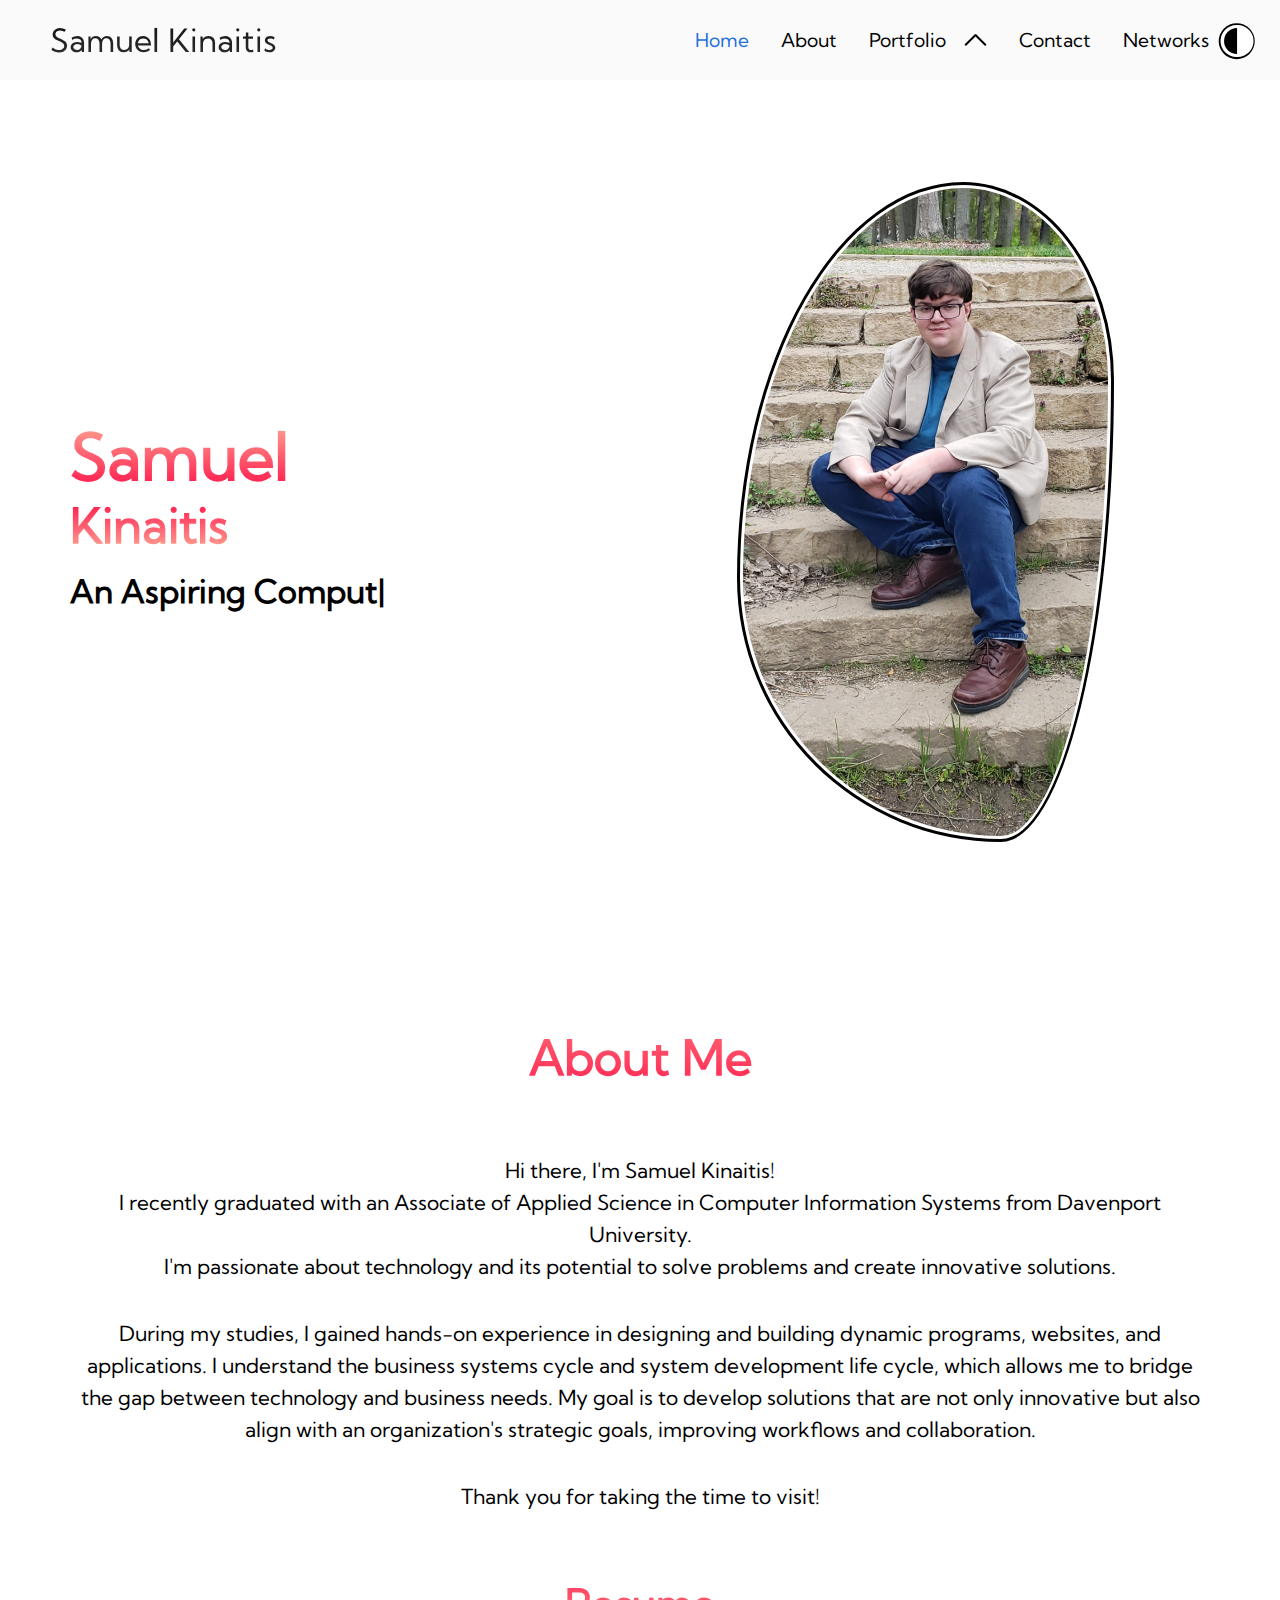
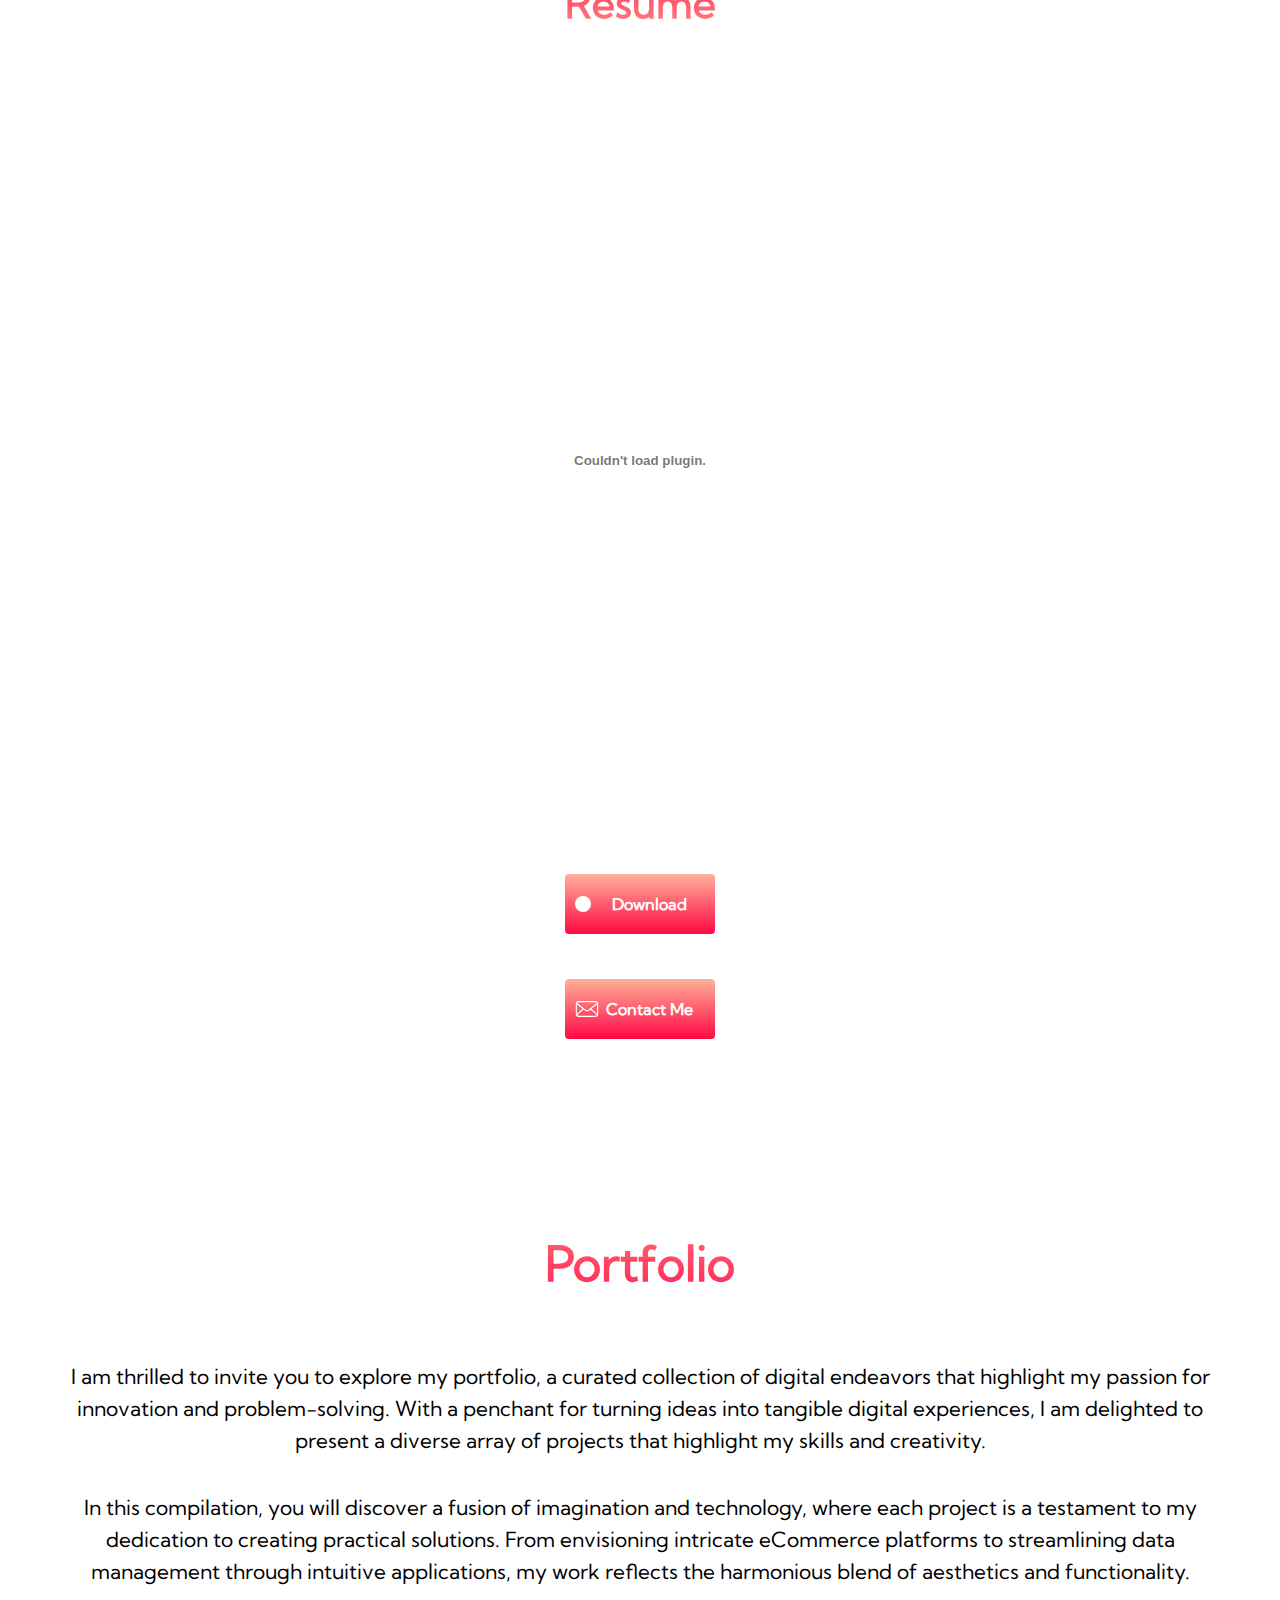
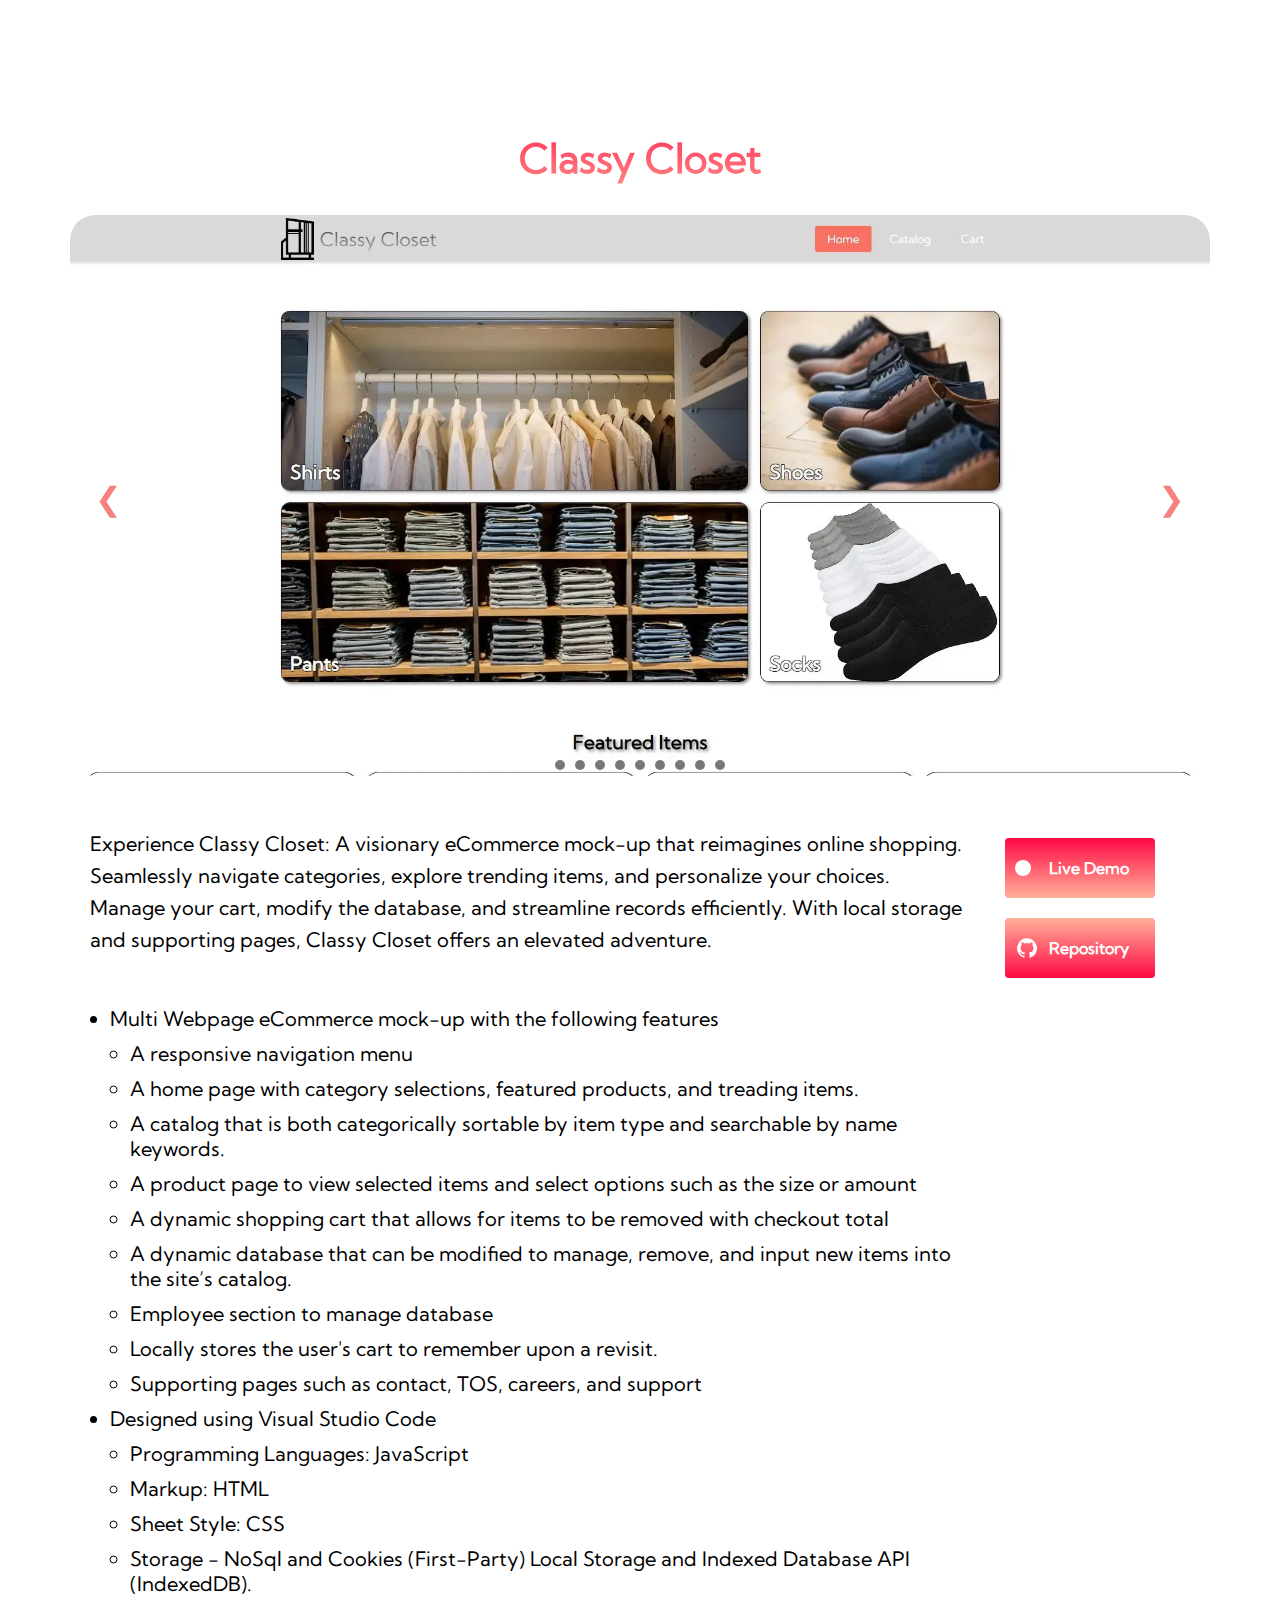
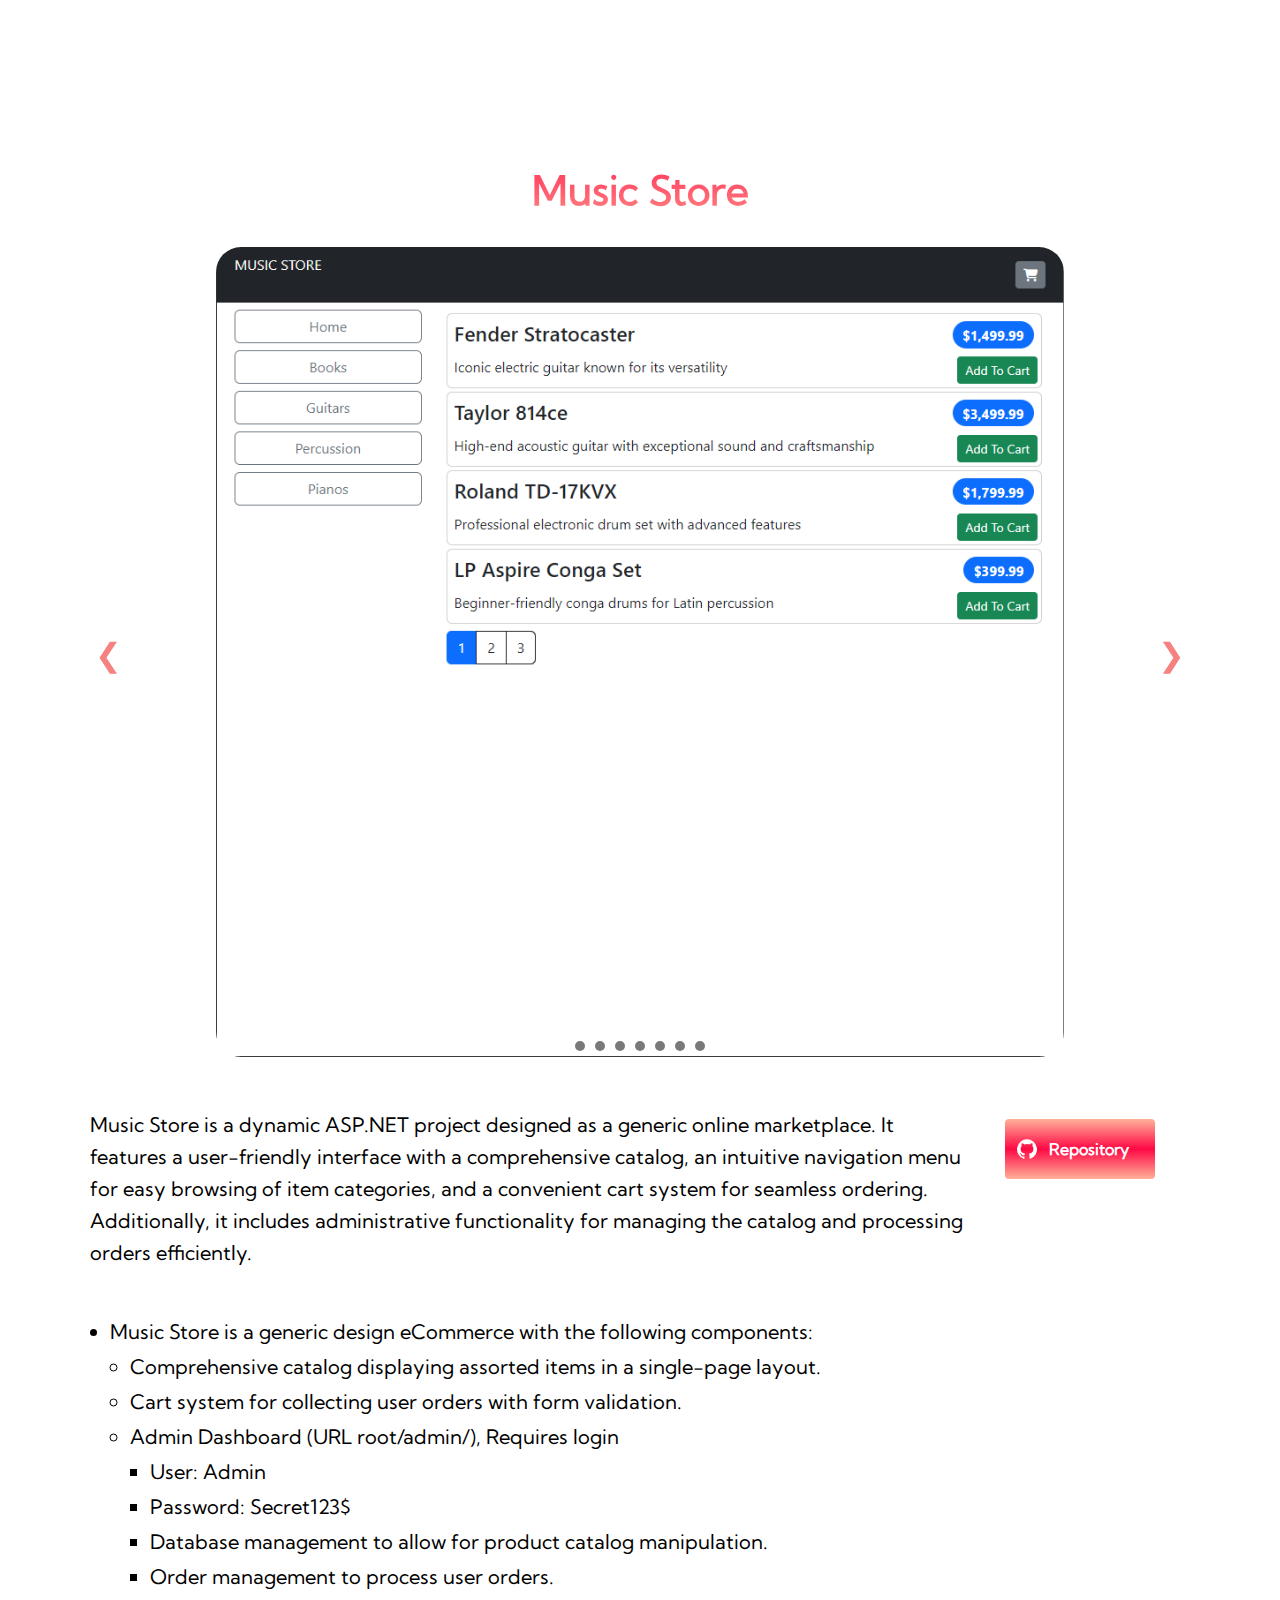
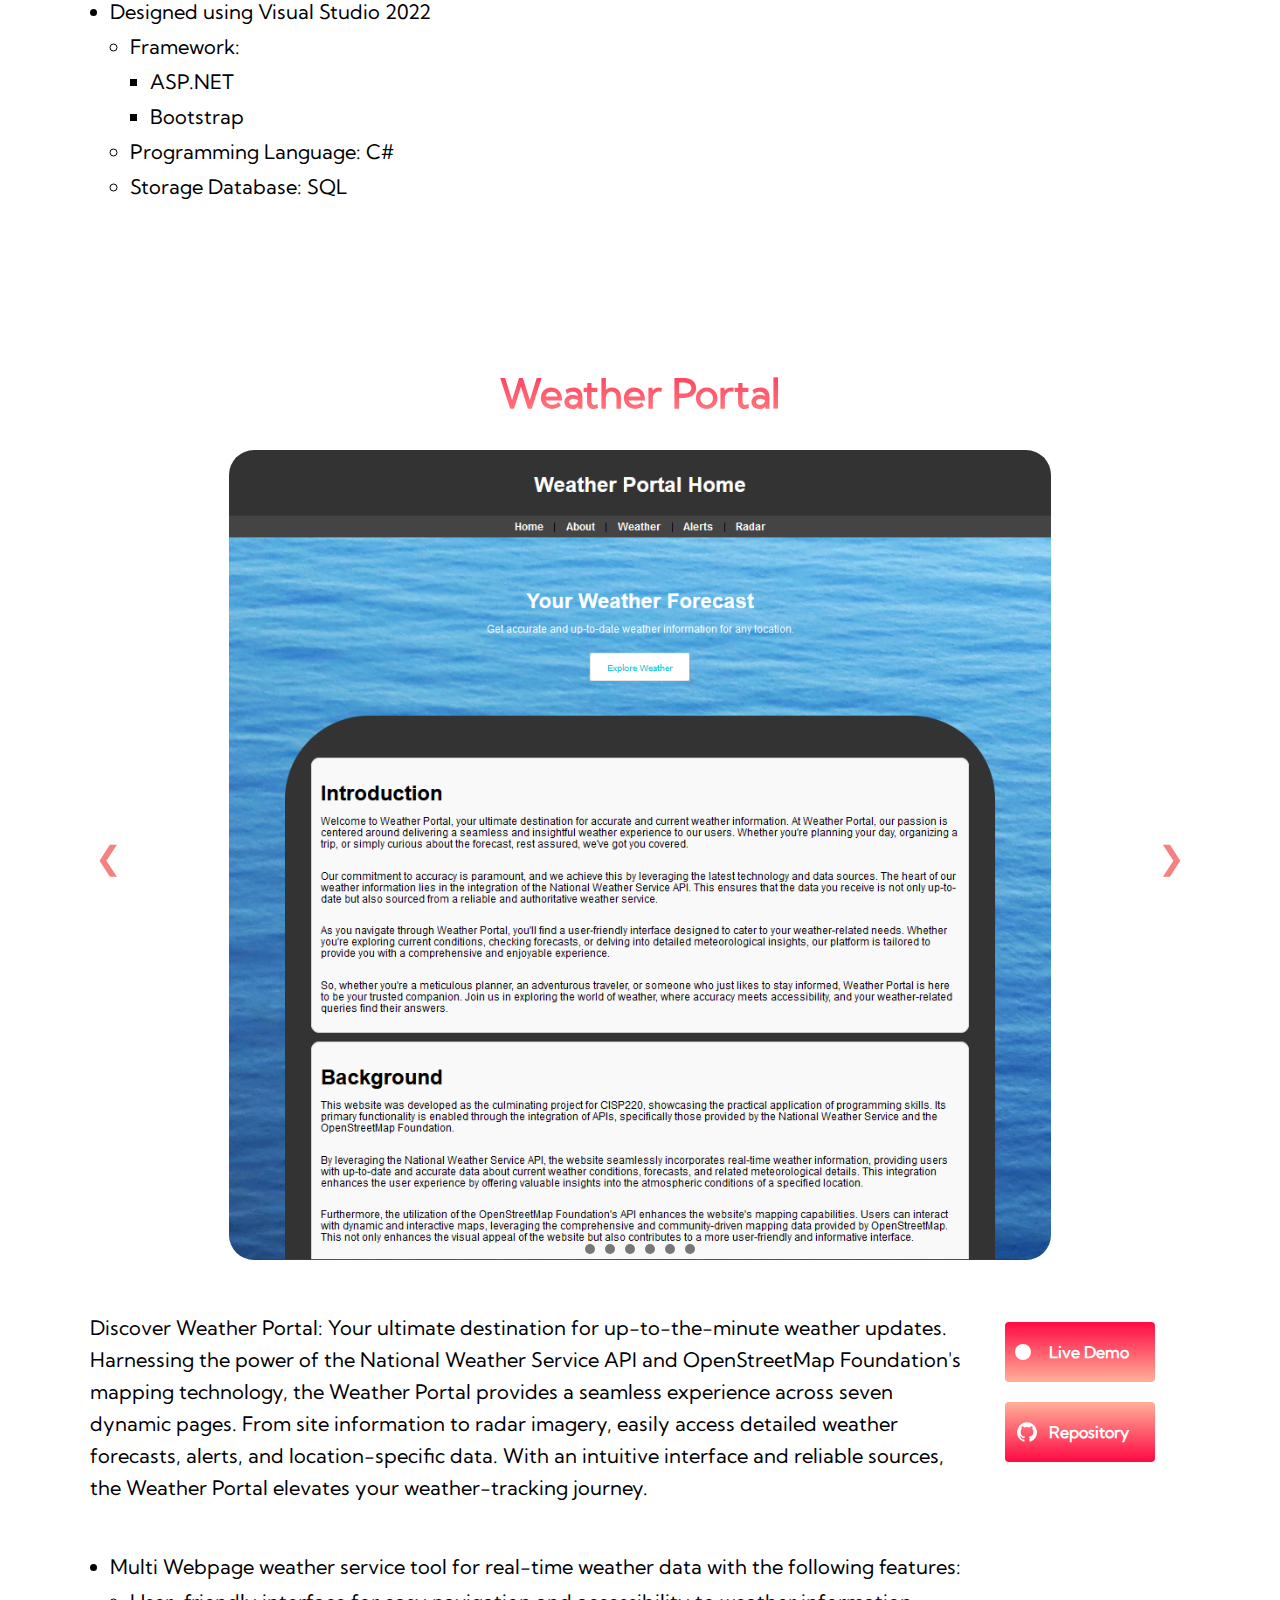
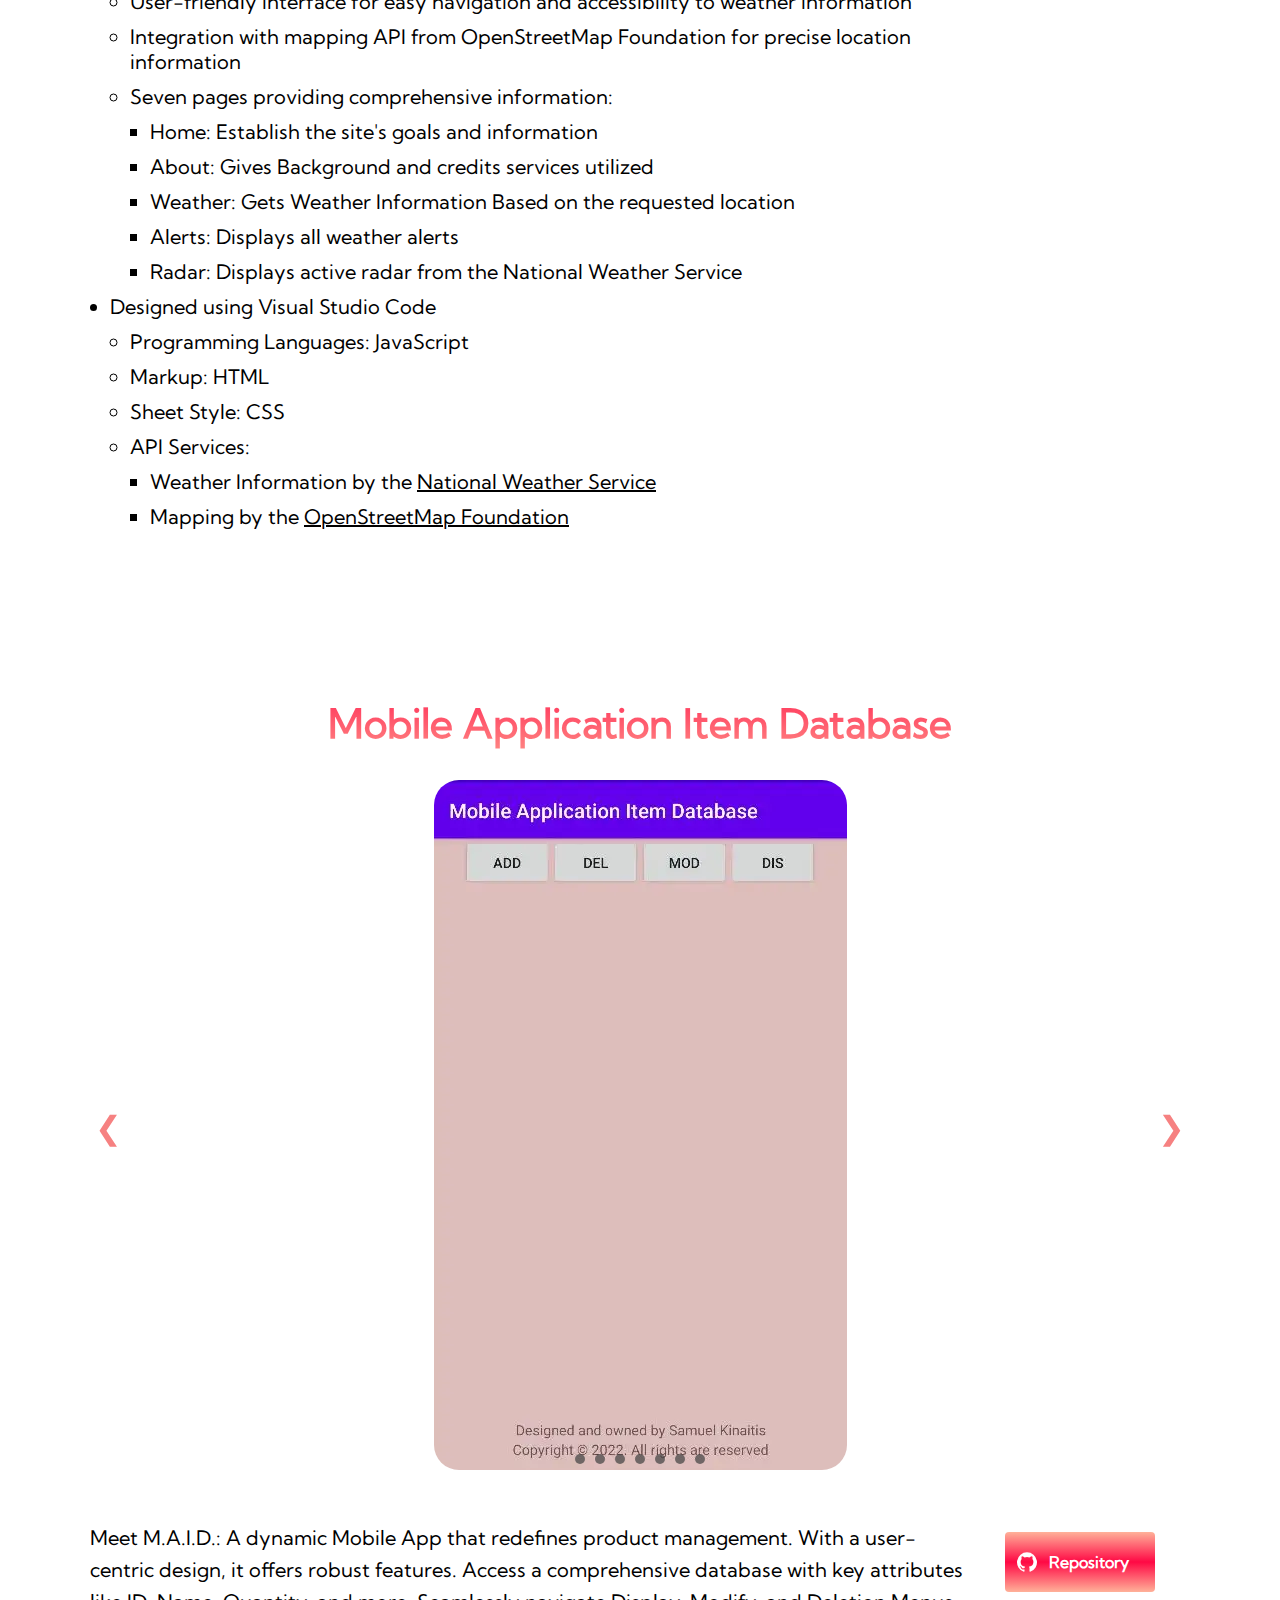
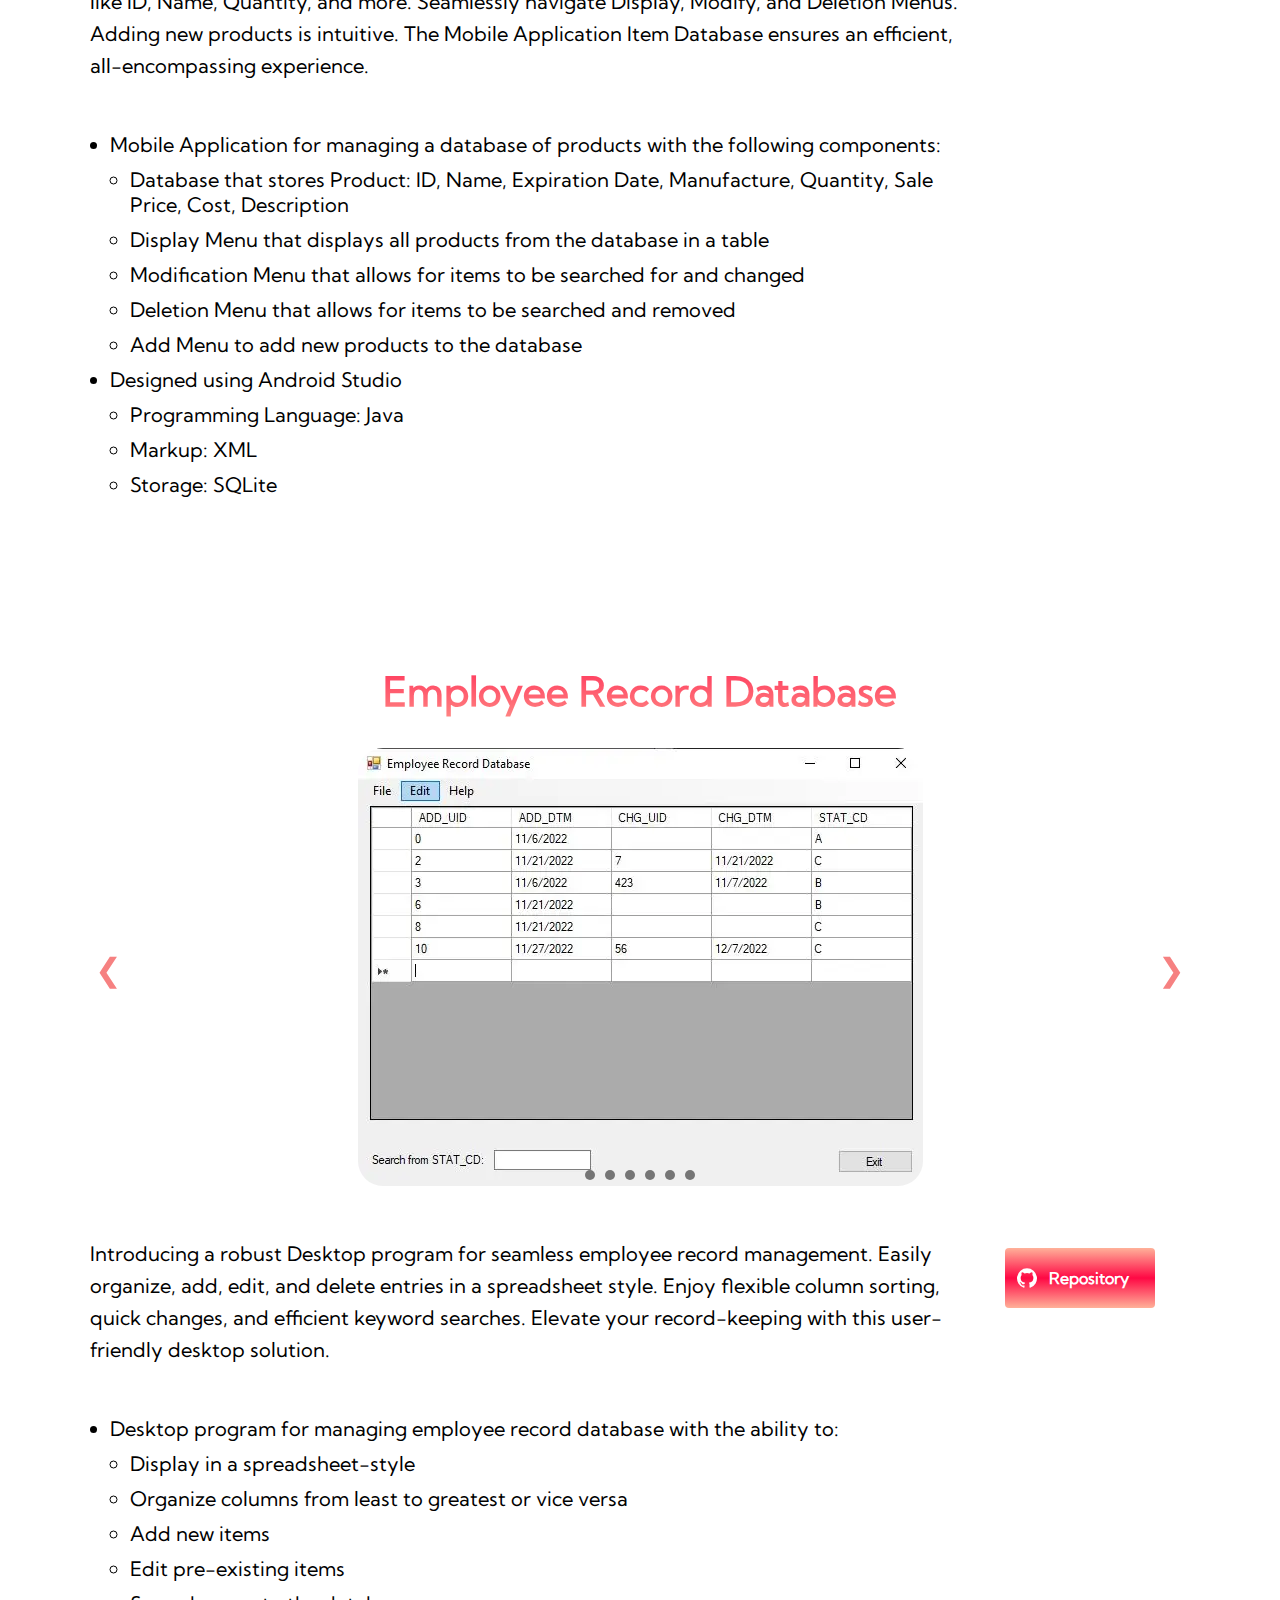
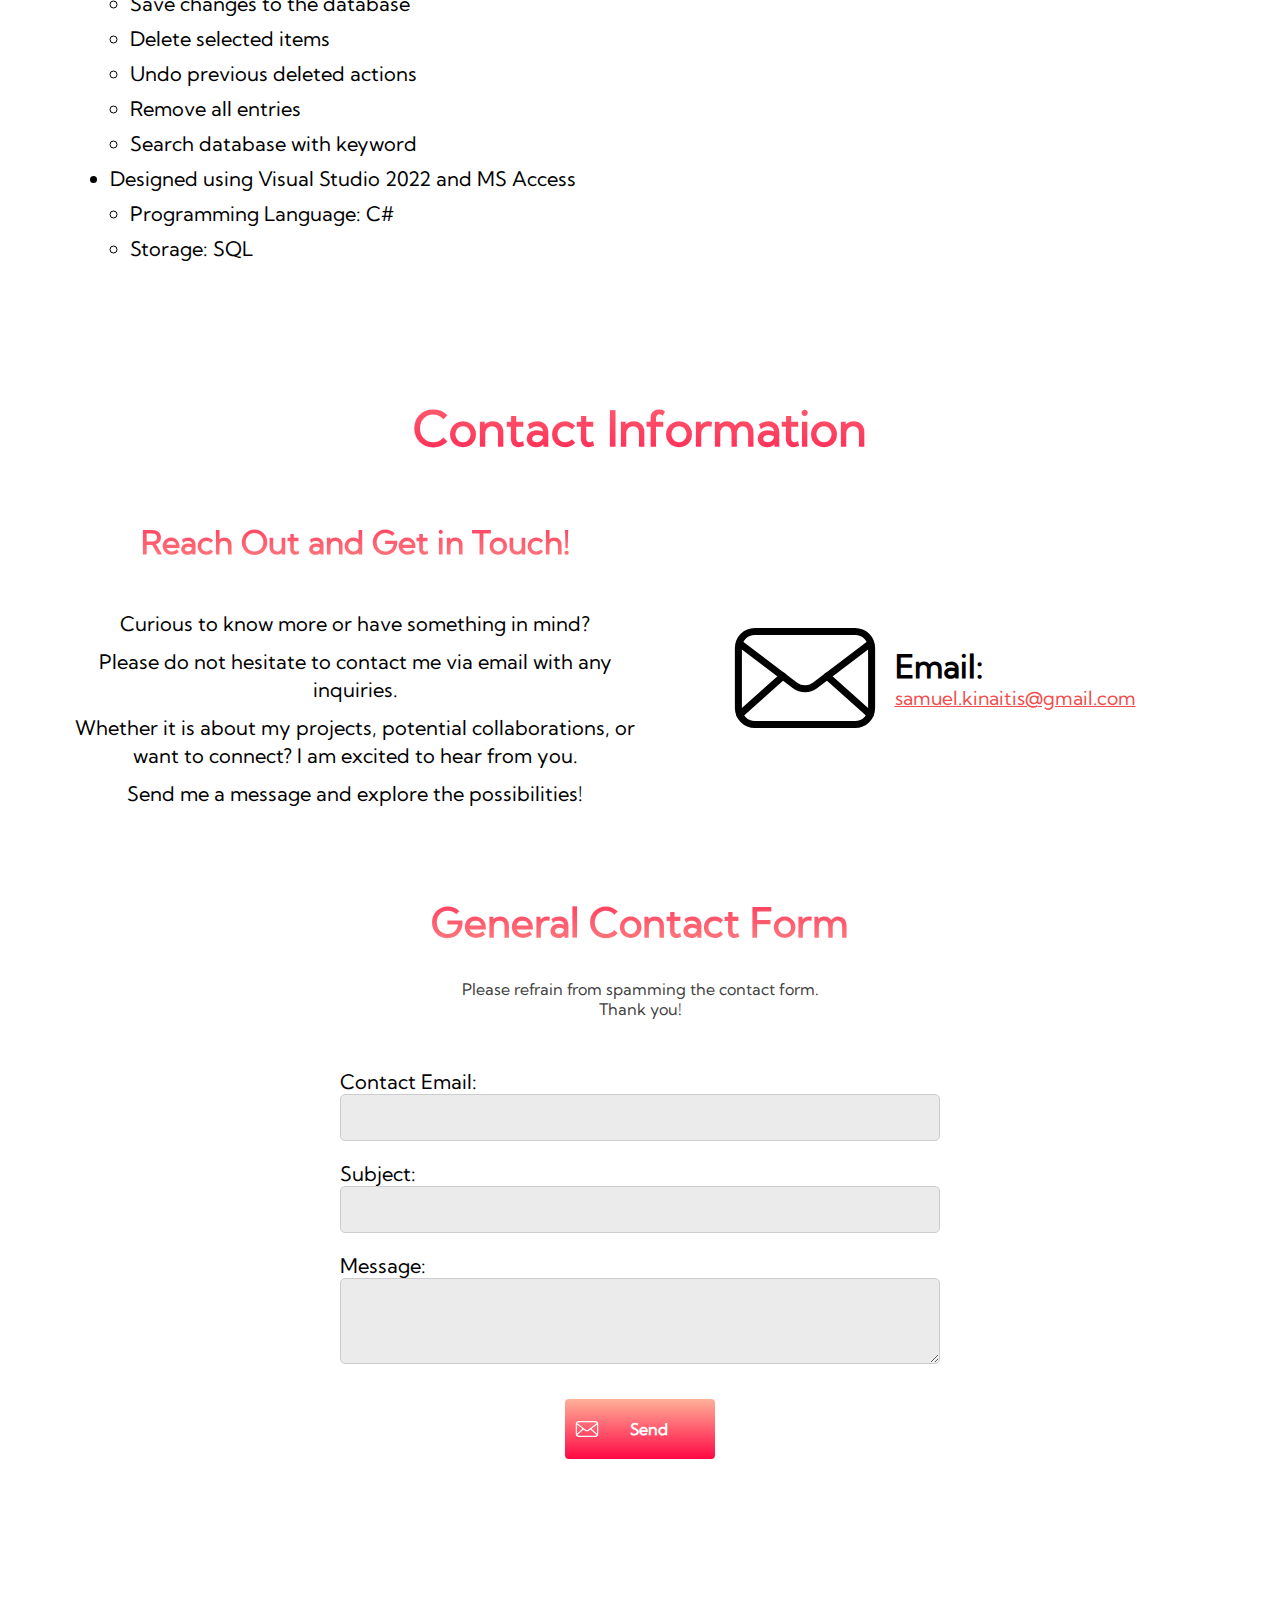
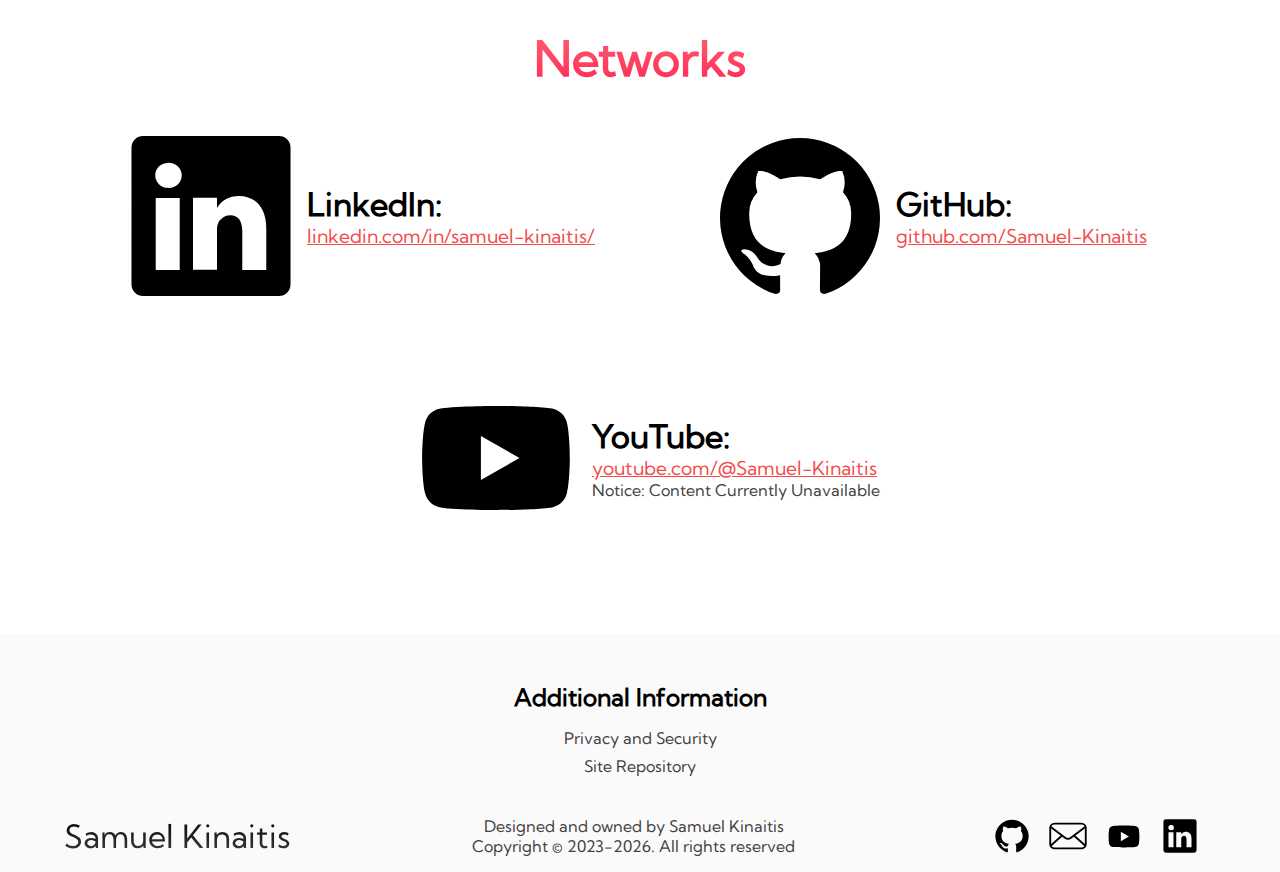
<file: index.html>
<!DOCTYPE html>
<html lang="en">
<head>
    <meta charset="UTF-8">
    <meta http-equiv="X-UA-Compatible" content="IE=edge">
    <meta name="viewport" content="width=device-width, initial-scale=1.0">
    <meta name="description" content="Personal website of Samuel Kinaitis">
    <title>Samuel Kinaitis</title>

    <link rel="stylesheet" href="styles.css">
    <!-- Larger stylesheet COMMENT OUT BEFORE PUSH -->
    <!-- <link rel="stylesheet" href="/LargeFiles/LargeStyles.css"> -->

    <!--Favicon-->
    <link rel="apple-touch-icon" sizes="180x180" href="/images/favicon/apple-touch-icon.png">
    <link rel="icon" type="image/png" sizes="32x32" href="/images/favicon/favicon-32x32.png">
    <link rel="icon" type="image/png" sizes="16x16" href="/images/favicon/favicon-16x16.png">
    <link rel="manifest" href="/images/favicon/site.webmanifest">
    <link rel="mask-icon" href="/images/favicon/safari-pinned-tab.svg" color="#f77062">
    <link rel="shortcut icon" href="/images/favicon/favicon.ico">
    <meta name="msapplication-TileColor" content="#f77062">
    <meta name="msapplication-config" content="/images/favicon/browserconfig.xml">
    <meta name="theme-color" content="#f77062">

    <!-- Google Site Verification (Do No Touch) -->
    <meta name="google-site-verification" content="Em8pXrSWKLO8pjouSczAKbZ6m8Ji0wlVBsGd92n9XeE" />
    <!--Me-->
    <!-- <link rel="preload" as="image" href="/images/20230506_164429.webp"> -->
</head>
<body>
<!-- Loading Overlay -->
  <div class="loading-screen">

    

    <div class="ring-container">

      <svg class="logo-img" version="1.2" xmlns="http://www.w3.org/2000/svg" viewBox="0 0 512 512" width="512" height="512">
        <title>New Project</title>
        <style>
            .s0 { fill: #f77062 } 
            .s1 { fill: #ffffff } 
            .s2 { fill: #000000 } 
            .s3 { fill: #378eff } 
        </style>
        <path id="Layer 1" class="s0" d="m256 512c-141.6 0-256-114.4-256-256 0-141.6 114.4-256 256-256 141.6 0 256 114.4 256 256 0 141.6-114.4 256-256 256z"/>
        <path id="K" class="s1" d="m417.5 448h-70.6l-63.4-177 62.3-163.7h69.5l-67.9 163.7zm-136.5 0h-66v-341l66 0.1z"/>
        <path id="S" class="s2" d="m211.8 101.5c-5.1-7.1-13.7-8.7-23.9-8.7q-14.8 0-21.1 9.2-6.3 9.2-6.3 30 0 19 7.4 29.9 8 10.4 20 16.2 11.9 5.2 25.6 10.4c16.7 6.5 7.3 12.6 20 12.7 1.2 0 40.6 27.7 43.4 35.2 4.4 12.1-0.7 29.1-0.7 51 0 24.6 2.6 41.9-5.7 56.5-8 14.3-17.4 25.8-32.5 31.9q-22.2 9.2-52.4 9.2-30.2 0-51.8-8.6-21.1-8.7-32.5-30.6-11.3-21.9-11.3-61.6v-20.2q17.6 0 34.7 0 17.1 0 34.1 0v25.9q0 21.3 3.4 32.9 3.5 10.9 9.7 15.5 6.3 4.1 14.8 4.1 13.1 0 20.5-9.2 8-9.8 8-37.5 0-21.3-6.8-31.7-6.3-11-20.5-17.3-14.3-6.9-36.5-16.7-19.9-8.7-33-20.8-13.1-12.1-19.3-30.5-6.3-18.5-6.3-45 0-33.4 8.5-54.2 9.1-20.7 29.6-30 21.1-9.8 56.4-9.8 45.5 0 69.4 20.2c13.5 10.8 23.9 27 24.3 47.1 0 4.2-0.1 7.6-0.1 12.1l-0.2 41.1c-11 0-21.5 0-32.5 0q-15.9 0-33 0l-0.1-53.2c0 0 0-1-3.3-5.5z"/>
        <path id="i" class="s3" d="m215 134v27h66v-54h-66zm0.1 151.9c-0.1 53.4 0.1 97.1 0.4 97.1 0.3 0 4-0.9 8.3-2 4.2-1 10.5-3.1 13.9-4.5 3.5-1.4 9.3-4.4 13-6.8 3.7-2.3 9.5-7.3 13.1-11.2 3.7-4.1 7.8-9.9 9.8-14 1.8-3.9 3.8-9.8 5.1-13 2.2-5.5 2.3-5.5 2.3-43.9 0-40.9 0-41.1-0.9-44.1-1-3.2-2.5-8.9-4.2-12.5-1.8-3.8-5.5-8.9-8.8-12.3-3.1-3.2-8.7-7.9-12.6-10.5-3.8-2.5-13.3-7.6-21-11.3-7.7-3.7-15-7-16.2-7.4l-2.1-0.6z"/>
    </svg>

      <div class="ring" id="ring1"></div>
      <div class="ring" id="ring2"></div>
  </div>

  <p class="loading-text">Samuel Kinaitis</p>
  </div>

  <!-- Your website content goes here -->
  <div class="content">
<!-- content -->
  <header id="header">  
    <nav class="navbar">
      <div class="navbar__container">
        <a href="#Home" class="navbar__logo">Samuel Kinaitis</a>
        <div class="navbar__toggle" id="mobile-menu">
          <span class="bar"></span> 
          <span class="bar"></span>
          <span class="bar"></span>
        </div>
        <div class="navbar__toggle" id="mode-menu">
          <div class="mode-menu-2nd">
            <span class="mode-menu-3rd"></span>
          </div>
          <span class="tooltip-text" id="mode-menu-tip">Theme Toggle</span>
        </div>        
        <ul class="navbar__menu">
          <li class="navbar__item">
            <a href="#Home" class="navbar__links" id="HomeLink">Home</a>
          </li>
          <li class="navbar__item">
            <a href="#About" class="navbar__links" id="AboutLink">About</a>
          </li>
          <li class="navbar__item navPortfolio__SubMenu" id="navPortfolioMenu">
            <div id="navPortfolio--wrap">
              <a href="#Portfolio" class="navbar__links" id="PortfolioLink">Portfolio</a>
              <div class="navbar__toggle" id="Portfolio__SubMenu">
                <div>
                  <span class="bar"></span> 
                <span class="bar"></span>
                </div>
              </div>
            </div>
            <ul class="NavSubMenu" id="NavSubMenu">
              <li class="NavSubMenu__Item"><a href="#Portfolio-ClassyCloset" class="navbar__links" id="CCPortfolioLink">Classy Closet</a></li>
              <li class="NavSubMenu__Item"><a href="#Portfolio-MusicStore" class="navbar__links" id="MusicStorePortfolioLink">Music Store</a></li>
              <li class="NavSubMenu__Item"><a href="#Portfolio-WeatherPortal" class="navbar__links" id="WeatherPortalPortfolioLink">Weather Portal</a></li>
              <li class="NavSubMenu__Item"><a href="#Portfolio-MAID" class="navbar__links" id="MAIDPortfolioLink">M.A.I.D.</a></li>
              <li class="NavSubMenu__Item"><a href="#Portfolio-ERD" class="navbar__links" id="ERDPortfolioLink">E.R.D.</a></li>
            </ul>
          </li>
          <li class="navbar__item">
            <a href="#Contact" class="navbar__links" id="ContactLink">Contact</a>
          </li>
          <li class="navbar__item">
            <a href="#Networks" class="navbar__links" id="NetworkLink">Networks</a>
          </li>
        </ul> 
      </div>
  </header>

<main>
    <!-- Introduction Section -->
    <div class="main" id="Home">
      <div class="main__container">
        <div class="main__content">
          <h1 id="Hometag">Samuel</h1>
          <h2>Kinaitis</h2>
          <p id="typing-text"></p> 
        </div>
        <div class="main__img--container">
          <img id="main__img" src="/images/20230506_164429.webp"  alt="That's Me"/>
        </div>
      </div>

       <!-- embedded nav bar -->

    <!-- <div class="content--wrapper">
      <p>Lorem ipsum dolor sit amet consectetur adipisicing elit. Mollitia adipisci, veniam perferendis quaerat placeat aspernatur perspiciatis? Fuga, minus nihil quos quia porro iste voluptatem voluptate doloremque atque, veniam consectetur fugiat!</p>
    </div> -->

      <div class="content--wrapper" id="about-wrap">
        <h2 class="subjectHeader" id="About">About Me</h2>
        <div class="about-wrap">
          <p>
            Hi there, I'm Samuel Kinaitis!
            <br> 
            I recently graduated with an Associate of Applied Science in Computer Information Systems from Davenport University.
            <br> 
            I'm passionate about technology and its potential to solve problems and create innovative solutions.
            </p>

            <p>
              During my studies, I gained hands-on experience in designing and building dynamic programs, websites, and applications.
              I understand the business systems cycle and system development life cycle, which allows me to bridge the gap between technology and business needs.
              My goal is to develop solutions that are not only innovative but also align with an organization's strategic goals, improving workflows and collaboration.
            </p>

            <p>
              Thank you for taking the time to visit!
            </p>
        </div>

        <!-- Skills Section       
        <h3 class="subjectSubheader" id="About-Skills">Development Toolkit</h3>

        <div class="Tech__Stack--container">
          <div class="Tech__Stack--wrap">
            
            <img class="Tech__Stack--logo" src="/images/TechStack/VS2022.webp" alt="Video Studio 2022">
            <span class="tooltip-text">Visual Studio 2022</span>
          </div>
          <div class="Tech__Stack--wrap">
            <img class="Tech__Stack--logo" src="/images/TechStack/AndriodStudio.webp" alt="Android Studio">
            <span class="tooltip-text">Android Studio</span>
          </div>
          <div class="Tech__Stack--wrap">
            <img class="Tech__Stack--logo" src="/images/TechStack/VSC.webp" alt="Visual Studio Code">
            <span class="tooltip-text">Visual Studio Code</span>
          </div>
        </div>

        <div class="Tech__Stack--container">
          <div class="Tech__Stack--wrap">
            <img class="Tech__Stack--logo" src="/images/TechStack/CSharp.webp" alt="CSharp">
            <span class="tooltip-text">C#</span>
          </div>
          <div class="Tech__Stack--wrap">
            <img class="Tech__Stack--logo" src="/images/TechStack/Java.webp" alt="Java">
            <span class="tooltip-text">Java</span>
          </div>
          <div class="Tech__Stack--wrap">
            <img class="Tech__Stack--logo" src="/images/TechStack/JavaScript.webp" alt="JavaScript">
            <span class="tooltip-text">JavaScript</span>
          </div>

        </div>
        
        <div class="Tech__Stack--container">
          <div class="Tech__Stack--wrap">
            <img class="Tech__Stack--logo" src="/images/TechStack/SQL.webp" alt="SQL">
            <span class="tooltip-text">SQL</span>
          </div>
          <div class="Tech__Stack--wrap">
            <img class="Tech__Stack--logo" src="/images/TechStack/CSS.webp" alt="CSS">
            <span class="tooltip-text">CSS</span>
          </div>
          <div class="Tech__Stack--wrap">
            <img class="Tech__Stack--logo" src="/images/TechStack/HTML.webp" alt="HTML">
            <span class="tooltip-text">HTML</span>
          </div>
        </div> -->


        <h3 class="subjectSubheader" id="About-Skills">Resume</h3>

        <div class="center--wrap">
          <embed src="images/assets/Samuel_Kinaitis_Resume-Public.pdf" type="application/pdf" width="75%" height="800"/>
          <br>
          <a href="images/assets/Samuel_Kinaitis_Resume-Public.pdf" download="Samuel_Kinaitis_Resume-Public.pdf"><button class="secondary__btn"><div class="liveLogo"></div><h3>Download</h3></button></button></a>
          <br>
          <a href="#Contact"><button class="secondary__btn" id="MainContactBtn"><div class="Email-Logo button__icon--logo"></div><h3>Contact Me</h3></button></a>
        </div>

        <div id="about--end"></div>
      </div>

      <div class="content--wrapper">
        <h2 class="subjectHeader" id="Portfolio">Portfolio</h2>
        <div class="about-wrap">
          <p>
            I am thrilled to invite you to explore my portfolio, a curated collection of digital endeavors that highlight my passion for innovation and problem-solving.
            With a penchant for turning ideas into tangible digital experiences, I am delighted to present a diverse array of projects that highlight my skills and creativity.
          </p>

          <p>
            In this compilation, you will discover a fusion of imagination and technology, where each project is a testament to my dedication to creating practical solutions.
            From envisioning intricate eCommerce platforms to streamlining data management through intuitive applications, my work reflects the harmonious blend of aesthetics and functionality.
          </p>

          <!-- <p class="SmallNotice">Notice <br> Video Demos Temporarily Unavailable</p> -->
        </div>

        <!--Classy Closet-->
        <div class="NavMenuLocation" id="Portfolio-ClassyCloset"></div>
        <div>
            <div>
              <h3 class="subjectSubheader">Classy Closet</h3>

              <div class="ImageCenterItem">
                <div class="slider-container" id="slider3">
                  <div class="slider">
                      <div class="slide">
                          <img src="/images/ClassyCloset/image.webp" alt="Image 1">
                      </div>
                      <div class="slide">
                          <img src="/images/ClassyCloset/image (1).webp" alt="Image 2">
                      </div>
                      <div class="slide">
                          <img src="/images/ClassyCloset/image (2).webp" alt="Image 3">
                      </div>
                      <div class="slide">
                          <img src="/images/ClassyCloset/image (3).webp" alt="Image 2">
                      </div>
                      <div class="slide">
                          <img src="/images/ClassyCloset/image (4).webp" alt="Image 3">
                      </div>
                      <div class="slide">
                          <img src="/images/ClassyCloset/image (5).webp" alt="Image 2">
                      </div>
                      <div class="slide">
                          <img src="/images/ClassyCloset/image (6).webp" alt="Image 3">
                      </div>
                      <div class="slide">
                          <img src="/images/ClassyCloset/image (7).webp" alt="Image 2">
                      </div>
                      <div class="slide">
                          <img src="/images/ClassyCloset/image (8).webp" alt="Image 3">
                      </div>
                      <!-- Add more slides as needed -->
                  </div>
                  <div class="dots-container" id="dots3"></div>
                  <button class="prev" onclick="prevSlide('slider3')">❮</button>
                  <button class="next" onclick="nextSlide('slider3')">❯</button>
              </div>
              </div>
              

              <div class="PortfolioInfo--wrap">
                <div class="portfolioBtnsMobile">
                  <div class="portfolioBtnsMobile--container">
                    <a href="/Classy-Closet/" target="_blank"><button class="middle__btn" id="ClassyClosetLiveMobileBtn"><div class="liveLogo"></div><h3>Live Demo</h3></button></a>  
                    <a href="https://github.com/Samuel-Kinaitis/Classy-Closet" target="_blank"><button  class="middle__btn"><div class="Github-Logo button__icon--logo"></div><h3>Repository</h3></button></a>
                  </div>
                                   </div>
                <div class="PortfolioDisc">
                  <p class="TextSection">Experience Classy Closet: A visionary eCommerce mock-up that reimagines online shopping. Seamlessly navigate categories, explore trending items, and personalize your choices. Manage your cart, modify the database, and streamline records efficiently. With local storage and supporting pages, Classy Closet offers an elevated adventure.</p>
                  <ul>
                    <li>Multi Webpage eCommerce mock-up with the following features
                      <br>
                      <ul>
                        <li>A responsive navigation menu</li>
                        <li>A home page with category selections, featured products, and treading items.</li>
                        <li>A catalog that is both categorically sortable by item type and searchable by name keywords.</li>
                        <li>A product page to view selected items and select options such as the size or amount</li>
                        <li>A dynamic shopping cart that allows for items to be removed with checkout total</li>
                        <li>A dynamic database that can be modified to manage, remove, and input new items into the site’s catalog.</li>
                        <li>Employee section to manage database</li>
                        <li>Locally stores the user's cart to remember upon a revisit.</li>
                        <li>Supporting pages such as contact, TOS, careers, and support</li>
                      </ul>
                    </li>
                    <li>Designed using Visual Studio Code
                      <br>
                      <ul>
                        <li>Programming Languages: JavaScript</li>
                        <li>Markup: HTML</li>
                        <li>Sheet Style: CSS</li>
                        <li>Storage - NoSql and Cookies (First-Party) Local Storage and Indexed Database API (IndexedDB).</li>
                      </ul>
                    </li>
                  </ul>
                </div>
                <div class="portfolioBtnsPC">
                  <a href="/Classy-Closet/" target="_blank"><button class="main__btn" id="WeatherPortalLiveBtn"><div class="liveLogo"></div><h3>Live Demo</h3></button></a>
                  <a href="https://github.com/Samuel-Kinaitis/Classy-Closet" target="_blank"><button  class="secondary__btn"><div class="Github-Logo button__icon--logo"></div><h3>Repository</h3></button></a>
                </div>
              </div>
              <div id="Portfolio-ClassyCloset--end"></div>
            </div>

            <!--MusicStore-->
            <div class="NavMenuLocation" id="Portfolio-MusicStore"></div>
            <div>
              <div>
                <h3 class="subjectSubheader" >Music Store</h3>
  
                <div class="ImageCenterItem">

                  <div class="slider-container" id="slider5">
                    <div class="slider">
                        <div class="slide">
                            <img src="/images/MusicStore/MusicStore.webp" alt="Image 1">
                        </div>
                        <div class="slide">
                            <img src="/images/MusicStore/MusicStore (1).webp" alt="Image 2">
                        </div>
                        <div class="slide">
                            <img src="/images/MusicStore/MusicStore (2).webp" alt="Image 3">
                        </div>
                        <div class="slide">
                            <img src="/images/MusicStore/MusicStore (3).webp" alt="Image 2">
                        </div>
                        <div class="slide">
                            <img src="/images/MusicStore/MusicStore (4).webp" alt="Image 3">
                        </div>
                        <div class="slide">
                            <img src="/images/MusicStore/MusicStore (5).webp" alt="Image 2">
                        </div>
                        <div class="slide">
                            <img src="/images/MusicStore/MusicStore (6).webp" alt="Image 3">
                        </div>
                    </div>
                    <div class="dots-container" id="dots2"></div>
                    <button class="prev" onclick="prevSlide('slider5')">❮</button>
                    <button class="next" onclick="nextSlide('slider5')">❯</button>
                </div>
                </div>
                
                
                <div class="PortfolioInfo--wrap">
                  <div class="portfolioBtnsMobile">
                    <div class="portfolioBtnsMobile--container">
                      
                    <a href="https://github.com/Samuel-Kinaitis/MusicStore" target="_blank"><button class="middle__btn"><div class="Github-Logo button__icon--logo"></div><h3>Repository</h3></button></a>  
                    </div>
                    </div>
                  <div class="PortfolioDisc">
                    <p class="TextSection">Music Store is a dynamic ASP.NET project designed as a generic online marketplace. It features a user-friendly interface with a comprehensive catalog, an intuitive navigation menu for easy browsing of item categories, and a convenient cart system for seamless ordering. Additionally, it includes administrative functionality for managing the catalog and processing orders efficiently.</p>
                    <ul>
                      <li>Music Store is a generic design eCommerce with the following components:
                        <br>
                        <ul>
                          <li>Comprehensive catalog displaying assorted items in a single-page layout.</li>
                          <li>Cart system for collecting user orders with form validation.</li>
                          <li>Admin Dashboard (URL root/admin/), Requires login</li>
                          <ul>
                            <li>User: Admin</li>
                            <li>Password: Secret123$</li>
                            <li>Database management to allow for product catalog manipulation.</li>
                            <li>Order management to process user orders.</li>
                          </ul>
                        </ul>
                      </li>
                      <li>Designed using Visual Studio 2022
                        <br>
                        <ul>
                          <li>Framework:</li>
                          <ul>
                            <li>ASP.NET</li>
                            <li>Bootstrap</li>
                          </ul>
                          <li>Programming Language: C#</li> 
                          <li>Storage Database: SQL</li>
                        </ul>
                      </li>
                    </ul>
                  </div>
                  <div class="portfolioBtnsPC">
                    <a href="https://github.com/Samuel-Kinaitis/MusicStore" target="_blank"><button class="middle__btn"><div class="Github-Logo button__icon--logo"></div><h3>Repository</h3></button></a>  
                  </div>
                </div>
            </div>
            <div id="Portfolio-MusicStore--end"></div>
        </div>

<!-- Weather Portal -->

<div class="NavMenuLocation" id="Portfolio-WeatherPortal"></div>
<div>
    <div>
      <h3 class="subjectSubheader">Weather Portal</h3>

      <div class="ImageCenterItem">
        <div class="slider-container" id="slider4">
          <div class="slider">
              <div class="slide">
                  <img src="/images/WeatherPortal/WeatherPortal.webp" alt="Image 1">
              </div>
              <div class="slide">
                  <img src="/images/WeatherPortal/WeatherPortal(1).webp" alt="Image 2">
              </div>
              <div class="slide">
                  <img src="/images/WeatherPortal/WeatherPortal(2).webp" alt="Image 3">
              </div>
              <div class="slide">
                  <img src="/images/WeatherPortal/WeatherPortal(3).webp" alt="Image 2">
              </div>
              <div class="slide">
                  <img src="/images/WeatherPortal/WeatherPortal(4).webp" alt="Image 3">
              </div>
              <div class="slide">
                  <img src="/images/WeatherPortal/WeatherPortal(5).webp" alt="Image 2">
              </div>
          </div>
          <div class="dots-container" id="dots4"></div>
          <button class="prev" onclick="prevSlide('slider4')">❮</button>
          <button class="next" onclick="nextSlide('slider4')">❯</button>
      </div>
  

      </div>
      

      <div class="PortfolioInfo--wrap">
        <div class="portfolioBtnsMobile">
          <div class="portfolioBtnsMobile--container">
            <a href="/Weather-Portal/" target="_blank"><button class="middle__btn" id="WeatherPortalLiveMobileBtn"><div class="liveLogo"></div><h3>Live Demo</h3></button></a>  
            <a href="https://github.com/Samuel-Kinaitis/Weather-Portal" target="_blank"><button  class="middle__btn"><div class="Github-Logo button__icon--logo"></div><h3>Repository</h3></button></a>
          </div>
                           </div>
        <div class="PortfolioDisc">
          <p class="TextSection">Discover Weather Portal: Your ultimate destination for up-to-the-minute weather updates. Harnessing the power of the National Weather Service API and OpenStreetMap Foundation's mapping technology, the Weather Portal provides a seamless experience across seven dynamic pages. From site information to radar imagery, easily access detailed weather forecasts, alerts, and location-specific data. With an intuitive interface and reliable sources, the Weather Portal elevates your weather-tracking journey.</p>
          <ul>
            <li>Multi Webpage weather service tool  for real-time weather data with the following features:
              <br>
              <ul>
                <li>User-friendly interface for easy navigation and accessibility to weather information</li>
                <li>Integration with mapping API from OpenStreetMap Foundation for precise location information</li>
                <li>Seven pages providing comprehensive information:</li>
                <ul>
                  <li>Home: Establish the site's goals and information</li>
                  <li>About: Gives Background and credits services utilized</li>
                  <li>Weather: Gets Weather Information Based on the requested location</li>
                  <li>Alerts: Displays all weather alerts</li>
                  <li>Radar: Displays active radar from the National Weather Service</li>
                </ul>
              </ul>
            </li>
            <li>Designed using Visual Studio Code
              <br>
              <ul>
                <li>Programming Languages: JavaScript</li>
                <li>Markup: HTML</li>
                <li>Sheet Style: CSS</li>
                <li>API Services:
                  <ul>
                    <li>Weather Information by the <a href="https://www.weather.gov/">National Weather Service</a></li>
                    <li>Mapping by the <a href="https://osmfoundation.org/">OpenStreetMap Foundation</a></li>
                  </ul>
                </li>
              </ul>
            </li>
          </ul>
        </div>
        <div class="portfolioBtnsPC">
          <a href="/Weather-Portal/" target="_blank"><button class="main__btn" id="WeatherPortalLiveBtn"><div class="liveLogo"></div><h3>Live Demo</h3></button></a>
          <a href="https://github.com/Samuel-Kinaitis/Weather-Portal" target="_blank"><button  class="secondary__btn"><div class="Github-Logo button__icon--logo"></div><h3>Repository</h3></button></a>
        </div>
      </div>
      <div id="Portfolio-WeatherPortal--end"></div>
    </div>

            <!--Mobile Application Item Database-->
            <div class="NavMenuLocation" id="Portfolio-MAID"></div>
            <div>
              <div>
                <h3 class="subjectSubheader" >Mobile Application Item Database</h3>
  
                <div class="ImageCenterItem">
                  <!-- <div class="MAIDcard">
                    <img id="MAIDcardImg" src="/images/MAID/MAIDimage.webp" alt="Mobile Application Item Database">
                  </div> -->

                  <div class="slider-container" id="slider2">
                    <div class="slider">
                        <div class="slide">
                            <img src="/images/MAID/MAIDimage.webp" alt="Image 1">
                        </div>
                        <div class="slide">
                            <img src="/images/MAID/MAIDimage(1).webp" alt="Image 2">
                        </div>
                        <div class="slide">
                            <img src="/images/MAID/MAIDimage(2).webp" alt="Image 3">
                        </div>
                        <div class="slide">
                            <img src="/images/MAID/MAIDimage(3).webp" alt="Image 2">
                        </div>
                        <div class="slide">
                            <img src="/images/MAID/MAIDimage(4).webp" alt="Image 3">
                        </div>
                        <div class="slide">
                            <img src="/images/MAID/MAIDimage(5).webp" alt="Image 2">
                        </div>
                        <div class="slide">
                            <img src="/images/MAID/MAIDimage(6).webp" alt="Image 3">
                        </div>
                        <!-- Add more slides as needed -->
                    </div>
                    <div class="dots-container" id="dots2"></div>
                    <button class="prev" onclick="prevSlide('slider2')">❮</button>
                    <button class="next" onclick="nextSlide('slider2')">❯</button>
                </div>
                </div>
                
                
                <div class="PortfolioInfo--wrap">
                  <div class="portfolioBtnsMobile">
                    <div class="portfolioBtnsMobile--container">
                      
                    <a href="https://github.com/Samuel-Kinaitis/Mobile-Appilcation-Item-Database" target="_blank"><button class="middle__btn"><div class="Github-Logo button__icon--logo"></div><h3>Repository</h3></button></a>  
                    </div>
                    </div>
                  <div class="PortfolioDisc">
                    <p class="TextSection">Meet M.A.I.D.: A dynamic Mobile App that redefines product management. With a user-centric design, it offers robust features. Access a comprehensive database with key attributes like ID, Name, Quantity, and more. Seamlessly navigate Display, Modify, and Deletion Menus. Adding new products is intuitive. The Mobile Application Item Database ensures an efficient, all-encompassing experience.</p>
                    <ul>
                      <li>Mobile Application for managing a database of products with the following components:
                        <br>
                        <ul>
                          <li>Database that stores Product: ID, Name, Expiration Date, Manufacture, Quantity, Sale Price, Cost, Description</li>
                          <li>Display Menu that displays all products from the database in a table</li>
                          <li>Modification Menu that allows for items to be searched for and changed</li>
                          <li>Deletion Menu that allows for items to be searched and removed</li>
                          <li>Add Menu to add new products to the database</li>
                        </ul>
                      </li>
                      <li>Designed using Android Studio
                        <br>
                        <ul>
                          <li>Programming Language: Java</li> 
                          <li>Markup: XML</li>
                          <li>Storage: SQLite</li>
                        </ul>
                      </li>
                    </ul>
                  </div>
                  <div class="portfolioBtnsPC">
                    <a href="https://github.com/Samuel-Kinaitis/Mobile-Appilcation-Item-Database" target="_blank"><button class="middle__btn"><div class="Github-Logo button__icon--logo"></div><h3>Repository</h3></button></a>  
                  </div>
                </div>
            </div>
            <div id="Portfolio-MAID--end"></div>
        </div>
            <!--Employee Record Database-->
            <div class="NavMenuLocation" id="Portfolio-ERD"></div> 
            <div>
              <div>
                <h3 class="subjectSubheader">Employee Record Database</h3>
                
                <div class="ImageCenterItem">
                  <div class="slider-container" id="slider1">
                    <div class="slider">
                        <div class="slide">
                            <img src="/images/ERD/ERDimage.webp" alt="Image 1">
                        </div>
                        <div class="slide">
                            <img src="/images/ERD/ERDimage(1).webp" alt="Image 2">
                        </div>
                        <div class="slide">
                            <img src="/images/ERD/ERDimage(2).webp" alt="Image 3">
                        </div>
                        <div class="slide">
                            <img src="/images/ERD/ERDimage(3).webp" alt="Image 2">
                        </div>
                        <div class="slide">
                            <img src="/images/ERD/ERDimage(4).webp" alt="Image 3">
                        </div>
                        <div class="slide">
                            <img src="/images/ERD/ERDimage(5).webp" alt="Image 2">
                        </div>
                        <!-- Add more slides as needed -->
                    </div>
                    <div class="dots-container" id="dots1"></div>
                    <button class="prev" onclick="prevSlide('slider1')">❮</button>
                    <button class="next" onclick="nextSlide('slider1')">❯</button>
                </div>
                </div>
                
  
                <div class="PortfolioInfo--wrap">
                  <div class="portfolioBtnsMobile">
                    <div class="portfolioBtnsMobile--container">
                    <a href="https://github.com/Samuel-Kinaitis/Csharp-dynamic-sheet-database" target="_blank"><button class="middle__btn"><div class="Github-Logo button__icon--logo"></div><h3>Repository</h3></button></a>
                    </div>
                    </div>
                  <div class="PortfolioDisc">
                    <p class="TextSection">Introducing a robust Desktop program for seamless employee record management. Easily organize, add, edit, and delete entries in a spreadsheet style. Enjoy flexible column sorting, quick changes, and efficient keyword searches. Elevate your record-keeping with this user-friendly desktop solution.</p>
                    <ul>
                      <li>Desktop program for managing employee record database with the ability to:
                        <br>
                        <ul>
                          <li>Display in a spreadsheet-style</li>
                          <li>Organize columns from least to greatest or vice versa</li>
                          <li>Add new items</li>
                          <li>Edit pre-existing items</li>
                          <li>Save changes to the database</li>
                          <li>Delete selected items</li>
                          <li>Undo previous deleted actions</li>
                          <li>Remove all entries </li>
                          <li>Search database with keyword</li>
                        </ul>
                      </li>
                      <li>Designed using Visual Studio 2022 and MS Access
                        <br>
                        <ul>
                          <li>Programming Language: C#</li>
                          <li>Storage: SQL</li>
                        </ul>
                      </li>
                    </ul>
                  </div>
                  <div class="portfolioBtnsPC">
                    <a href="https://github.com/Samuel-Kinaitis/Csharp-dynamic-sheet-database" target="_blank"><button class="middle__btn"><div class="Github-Logo button__icon--logo"></div><h3>Repository</h3></button></a>
                  </div>
                </div>
                <div id="Portfolio-ERD--end"></div>
            </div>
        <div id="portfolio--end"></div>
      </div>


      <div class="info--wrapper">
        <h2 class="subjectHeader" id="Contact">Contact Information</h2>

        <div class="Contact__Info--wrap">

          <div class="Contact__Disc">
            <h3 class="subjectSubheader">Reach Out and Get in Touch!</h3>

            <p>Curious to know more or have something in mind?</p>

            <p>Please do not hesitate to contact me via email with any inquiries.</p>

            <p>Whether it is about my projects, potential collaborations, or want to connect? I am excited to hear from you.</p>

            <p>Send me a message and explore the possibilities!</p>
          </div>

          <div class="Contact__Info" id="ContactEmail">
            <div class="Email-Logo Contact__Infoimg" id="ContactEmailLogo"></div>
            <div>
              <h3>Email:</h3>
              <a href="mailto:samuel.kinaitis@gmail.com">samuel.kinaitis@gmail.com</a>
            </div>
          </div>
        </div>

        <div>
          <h3 class="subjectSubheader">General Contact Form</h3>
          <p class="Notice">Please refrain from spamming the contact form. <br> Thank you!</p>
          <form id="myForm" action="https://docs.google.com/forms/d/e/1FAIpQLScxF42mgD05UhJQJa4NxlwB2DwKttjxYtyLVGi7k_4u-S-UCw/formResponse" method="POST" target="hidden_iframe">
            <div class="form-group">
            <label for="formEmail"><p>Contact Email:</p></label>
            <input name="entry.628209952" type="email" id="formEmail" required>
          </div>
            <div class="form-group">
            <label for="formSubject"><p>Subject:</p></label>
            <input name="entry.1224790395" type="text" id="formSubject" required>
          </div>
          <div class="form-group">
            <label for="formMessage"><p>Message:</p></label>
            <textarea name="entry.1759010058" id="formMessage" rows="4" required></textarea> 
          </div>
          <div class="center--wrap">
            <p id="FormSumbitMessage">Your message has been sent!</p>
            <button type="submit" class="secondary__btn" id="formSubmitButton"><div class="Email-Logo button__icon--logo"></div><h3>Send</h3></button>
          </div> 
        </form>
        </div>

      </div>


      <div class="info--wrapper">
        <h2 class="subjectHeader" id="Networks">Networks</h2>

        <div class="Contact__Info--wrap">
          <div class="Contact__Info" id="LinkedIn">
            
            <div class="Linkedin-Logo Contact__Infoimg"></div>
            <div class="Contact__Info__Disc">
              <h3>LinkedIn:</h3>
              <a href="https://www.linkedin.com/in/samuel-kinaitis/" target="_blank">linkedin.com/in/samuel-kinaitis/</a>
            </div>
          </div>

          <div class="Contact__Info" id="Github">
            <div class="Github-Logo Contact__Infoimg"></div>
            <div class="Contact__Info__Disc">
              <h3>GitHub:</h3>
              <a href="https://github.com/Samuel-Kinaitis" target="_blank">github.com/Samuel-Kinaitis</a>
            </div>
          </div>
        </div>
        
        <div class="ContactEnd__Info--wrap">
          <div class="Contact__Info" id="Youtube">
            <div class="Youtube-Logo Contact__Infoimg"></div>
            <div class="Contact__Info__Disc">
              <h3>YouTube:</h3>
              <a href="https://www.youtube.com/@Samuel-Kinaitis" target="_blank">youtube.com/@Samuel-Kinaitis</a>
              <p class="Notice">Notice: Content Currently Unavailable</p>
            </div>
          </div>
        </div>


      </div>

    </div>

    
</main>

<footer id="footer">
  <div class="footer__container">
    
    <div class="footer__container">
      <div class="footer__links">
        <div class="footer__link--wrapper">
          <div class="footer__link--items">
            <h2>Additional Information</h2>
              <a href="https://docs.github.com/en/site-policy" target="_blank">Privacy and Security</a>
              <a href="https://github.com/Samuel-Kinaitis/samuel-kinaitis.github.io " target="_blank">Site Repository</a>
          </div>
        </div>
      </div>
    </div>
  
    <section class="social__media">
      <div class="social__media--wrap">
        <div class="social__iconsMobile">
          <a
            class="social__icon--link"
            href="https://github.com/Samuel-Kinaitis"
            target="_blank"
            aria-label="Github"
          >
          <div class="social__icon--logo Github-Logo"></div>
          </a>
  
          <a
          class="social__icon--link"
          href="mailto:samuel.kinaitis@gmail.com"
          target="_blank"
          aria-label="Email"
        >
        <div class="social__icon--logo Email-Logo"></div>
        </a>

        <a
            class="social__icon--link"
            href="https://www.youtube.com/@Samuel-Kinaitis"
            target="_blank"
            aria-label="Youtube"
          >
          <div class="social__icon--logo Youtube-Logo"></div>
          </a>

          <a
            class="social__icon--link"
            href="https://www.linkedin.com/in/samuel-kinaitis/"
            target="_blank"
            aria-label="LinkedIn"
          >
          <div class="social__icon--logo Linkedin-Logo"></div>
          </a>
  
        </div>
        <div class="footer__logo">
          <a href="#Home" id="footer__logo" class="navbar__logo"></i>Samuel Kinaitis</a>
        </div>
        <div class="website__rights--wrap">
          <p class="website__rights">Designed and owned by Samuel Kinaitis</p>
          <p id="website__copyright" class="website__rights">Copyright &copy; 2023. All rights are reserved</p>
      </div>
        <div class="social__iconsPC">
          <a
            class="social__icon--link"
            href="https://github.com/Samuel-Kinaitis"
            target="_blank"
            aria-label="Github"
          >
          <div class="social__icon--logo Github-Logo"></div>
          </a>
  
          <a
          class="social__icon--link"
          href="mailto:samuel.kinaitis@gmail.com"
          target="_blank"
          aria-label="Email"
        >
        <div class="social__icon--logo Email-Logo"></div>
        </a>

        <a
            class="social__icon--link"
            href="https://www.youtube.com/@Samuel-Kinaitis"
            target="_blank"
            aria-label="Youtube"
          >
          <div class="social__icon--logo Youtube-Logo"></div>
          </a>

          <a
            class="social__icon--link"
            href="https://www.linkedin.com/in/samuel-kinaitis/"
            target="_blank"
            aria-label="LinkedIn"
          >
          <div class="social__icon--logo Linkedin-Logo"></div>
          </a>
  
        </div>
      </div>
    </section>
  </div>
</footer>


<!-- End of Loading Screen (Do not put content below this) -->
</div>

<script src="/app.js"></script>
<!-- Larger app (not minfied) COMMENT OUT BEFORE PUSH-->
<!-- <script src="/LargeFiles/Largeapp.js"></script> -->
</body>
</html>
</file>
<file: styles.css>
.Tech__Stack--logo,.tooltip-text{-ms-transform:translate(-50%,-50%)}.navbar,.navbar__container{width:100%;display:flex;height:80px}.NavMenuLocation,.navbar,.navbar__item{height:80px}#mode-menu .mode-menu-2nd,body{background-color:var(--background)}*,.footer__link--items>h2,.navbar__links,.tooltip-text{color:var(--white)}#footer__logo,.ImageCenterItem,.center--wrap,.main__img--container,.navbar__menu,.portfolioBtnsPC,.tooltip-text,.website__rights--wrap{text-align:center}@font-face{font-display:swap;font-family:'Kumbh Sans';font-style:normal;font-weight:400;src:url('Fonts/kumbh-sans-v20-latin-regular.woff2') format('woff2')}:root{--background:#131313;--background2:#141414;--background3:#262626;--white:#ffffff;--gray:#bfbfbf;--gray2:#fafafa;--activeLink:#378eff;--link:#f77062;--rotateDeg:0deg;--rotatePos:0%}*{box-sizing:border-box;margin:0;padding:0;font-family:'Kumbh Sans',Arial,sans-serif;transition:.3s ease-in-out}html{scroll-behavior:smooth}main{display:block;padding:0 20px;min-height:75vh;position:relative;overflow:auto}.tooltip-text{visibility:hidden;position:absolute;z-index:1;transition:none;top:105%;left:50%;transform:translate(-50%,-50%);font-size:1rem;background-color:var(--background3);border-radius:10px;padding:5px 10px}.navbar{background:var(--background2);justify-content:center;align-items:center;font-size:1.2rem;position:fixed;top:0;z-index:999}.main__content h1,.navbar__logo{background-size:100%;-webkit-background-clip:text}#footer__logo,.navbar__logo{cursor:pointer;font-size:2rem}.navbar__container{justify-content:space-between;z-index:5;max-width:1300px;margin:0 auto;padding:0 50px}.navbar__logo{background-color:var(--gray);background-image:linear-gradient(to top,var(--gray) 0,var(--white) 100%);background-clip:text;-webkit-text-fill-color:transparent;-moz-text-fill-color:transparent;display:flex;align-items:center;text-decoration:none;transition:.3s;margin-right:110px}.navbar__logo:hover{background-image:linear-gradient(to top,var(--link) 0,#ffb199 100%);transition:.3s}.navbar__menu{display:flex;align-items:baseline;list-style:none;padding-right:5px}.navbar__links,.navbar__links__active{text-decoration:none;height:100%;display:flex;padding:0 1rem}.navbar__links{align-items:center;justify-content:center;font-weight:500}.navbar__links__active{color:var(--activeLink);align-items:center;justify-content:center;transition:.3s}.button,.navbar__btn{justify-content:center}.navbar__btn{display:flex;align-items:center;padding:0 1 rem;width:100%}.button,.button__active{padding:10px 20px;width:100%;outline:0;color:#fff;height:100%;display:flex;text-decoration:none}.button{align-items:center;border:none;border-radius:4px;background:var(--link)}.button:hover,.button__active,.navPortfolio__SubMenu.Submenu-active .bar,.navPortfolio__SubMenu.active .bar{background:var(--activeLink)}.button__active{justify-content:center;align-items:center;border:none;border-radius:4px}#mode-menu,#mode-menu .mode-menu-2nd{border-radius:100%;transition:none;position:absolute}.button:hover{transition:.3s}.navbar__links:hover{color:var(--link);transition:.3s}#mode-menu{top:20%;right:2%;transform:translate(2%,20%);width:36px;height:36px;background-color:var(--white);cursor:pointer}#mode-menu .mode-menu-2nd{width:90%;height:90%;top:50%;left:50%;transform:translate(-50%,-50%)}#mode-menu .mode-menu-3rd{transition:transform .3s ease-in-out;width:40%;height:80%;background-color:var(--white);border-radius:0 10rem 10rem 0;position:absolute;top:50%;left:69%;transform:translate(-50%,-50%) translateX(var(--rotatePos)) rotate(var(--rotateDeg))}#mode-menu:hover,.main__content h1,.main__content h2{background-color:var(--link)}#mode-menu:hover .tooltip-text{visibility:visible;top:250%;left:20%;z-index:9999}#PortfolioLink{margin:0 1rem 0 0;padding:0}#navPortfolio--wrap{display:flex;align-items:center;align-content:center;padding:0 1rem;justify-content:center;transition:none;height:100%}#Portfolio__SubMenu{position:relative;cursor:pointer;width:25px;height:inherit;display:flex;align-items:center}.navbar__toggle{padding-left:6px;padding-right:2px}.navbar__toggle:hover .bar{background:var(--link)}.NavSubMenu{display:block;padding:5px 0;list-style:none;background-color:var(--background2);border-radius:0 0 25% 25%;top:-300%;justify-self:center;position:absolute}.NavSubMenu__Item{margin:15px 0;height:30px}.NavSubMenu__Item .navbar__links,.NavSubMenu__Item .navbar__links__active{padding:20px 11px}#navPortfolioMenu:hover .NavSubMenu,.NavSubMenu:hover,.navPortfolio__SubMenu.active .NavSubMenu{top:75px}.navPortfolio__SubMenu .bar{position:absolute;display:block;top:43%;width:15px;height:2px;margin:5px auto;transition:.3s ease-in-out;background:var(--white)}.navPortfolio__SubMenu .bar:first-child{transform:translateX(5px) rotate(45deg)}.navPortfolio__SubMenu .bar:nth-child(2){transform:translateX(-5px) rotate(-45deg)}.navPortfolio__SubMenu.active .bar:first-child{transform:translateX(5px) rotate(-45deg)}.navPortfolio__SubMenu.active .bar:nth-child(2){transform:translateX(-5px) rotate(45deg)}@media screen and (max-width:960px){#mobile-menu,#mobile-menu.is-active,#mode-menu.menu-open{top:20%;transform:translate(5%,20%)}.navbar__container{display:flex;justify-content:space-between;height:80px;z-index:1;width:100%;max-width:1300px;padding:0}#mode-menu,.navbar__menu{position:absolute;transition:.5s;z-index:-1}.navbar__toggle:hover .bar{background:var(--white)}.navbar__menu{display:grid;grid-template-columns:auto;margin:0;width:100%;top:-1000px;opacity:0;height:50vh;background:var(--background)}.navbar__links,.navbar__links__active{display:table;padding:2rem}#navPortfolio--wrap,.navbar__item,.navbar__links,.navbar__links__active{width:100%;transition:none}.navbar__menu.active{background:var(--background2);top:100%;opacity:1;z-index:98;height:fit-content;font-size:1.6rem}.navbar__logo{padding-left:25px}.navbar__toggle .bar{width:25px;height:3px;margin:5px auto;transition:.3s ease-in-out;background:var(--white);display:block;cursor:pointer}.navbar__links{text-align:center}#navPortfolio--wrap{text-align:center;display:table}#PortfolioLink{margin:0;padding:2rem}#Portfolio__SubMenu,.NavSubMenu{display:none}#mobile-menu{position:absolute;right:25px}.navbar__btn{padding-bottom:2rem}.button{display:flex;justify-content:center;align-items:center;width:80%;height:80px;margin:0}#mode-menu{visibility:hidden;right:-50px}#mode-menu.menu-open{visibility:visible;right:25px}#mode-menu .tooltip-text,#mode-menu:hover .tooltip-text{visibility:hidden}#mobile-menu.is-active .bar:first-child{transform:translateY(8px) rotate(45deg)}#mobile-menu.is-active .bar:nth-child(2){opacity:0}#mobile-menu.is-active .bar:nth-child(3){transform:translateY(-8px) rotate(-45deg)}#mobile-menu.is-active{right:80px}}#main__img,.slide img{max-width:100%;width:auto}.footer__container{background-color:var(--background2);padding:1rem 0;display:flex;flex-direction:column;justify-content:center;align-items:center}#footer__logo{color:var(--gray);display:flex;align-items:center;text-decoration:none;padding-left:0;margin-right:0}.footer__links{width:100%;max-width:1000px;display:flex;justify-content:center}.footer__link--wrapper{display:flex}.footer__link--items{display:grid;flex-direction:column;align-items:flex-start;margin:16px;box-sizing:border-box;text-align:center}.footer__link--items h2{margin-bottom:16px}.footer__link--items a{color:var(--gray);text-decoration:none;margin-bottom:.5rem;transition:.3s ease-out}.footer__link--items a:hover{color:var(--white);transition:.3s ease-out;font-size:1.1rem}.Contact__Info a:hover,.slider-container button:hover{color:var(--activeLink)}.social__icon--link{padding-right:1rem}.social__icon--logo{width:40px;height:40px;transition:.35s;background-color:var(--white)}.social__icon--logo:hover{height:45px;width:45px}.main__btn:after,.middle__btn:after,.secondary__btn:after{content:'';top:0;left:0;width:0;background:var(--activeLink);height:100%}.social__media{max-width:1500px;width:100%}.social__media--wrap{display:flex;justify-content:space-between;align-items:center;width:90%;max-width:1500px;margin:0 auto}.social__iconsPC{display:flex;justify-content:end;width:240px}.social__iconsMobile{display:none;justify-content:center;width:240px;padding:20px 0}.website__rights{color:var(--gray)}@media screen and (max-width:820px){.footer__links{padding-top:2rem}#footer__logo,.website__rights{margin-bottom:2rem}.footer__link--wrapper,.social__media--wrap{flex-direction:column}.social__iconsPC{display:none}.social__iconsMobile{display:flex}}@media screen and (max-height:480px){.navbar__item{height:50px}.navbar__links__active{padding:0;height:50px}#PortfolioLink,.navbar__links{padding:0}.navbar__menu.active{grid-template-columns:1fr 1fr}}.main__container{display:grid;grid-template-columns:1fr 1fr;align-items:center;justify-self:center;margin:80px auto;min-height:80vh;background-color:var(--background);z-index:1;width:100%;max-width:1300px;padding:5rem 50px 0}.button__icon--logo,.liveLogo{background-color:#fff;left:10px;top:50%}.main__btn,.middle__btn,.secondary__btn{min-width:150px;margin:10px;padding:20px 14px 20px 32px;outline:0;transition:.35s;cursor:pointer}.main__content{color:#fff;width:100%}.main__content h1{font-size:4rem;background-image:linear-gradient(to top,#ff0844 0,#ffb199 100%);background-clip:text;-moz-background-clip:text;-webkit-text-fill-color:transparent;-moz-text-fill-color:transparent}.main__btn,.main__content h2{background-image:linear-gradient(to top,#ffb199 0,#ff0844 100%)}.main__content h2,.subjectHeader{-webkit-background-clip:text;background-size:100%;-webkit-text-fill-color:transparent;-moz-text-fill-color:transparent}.main__content h2{font-size:3rem;background-clip:text;-moz-background-clip:text}.main__container p{margin-top:1rem;font-size:2rem;font-weight:700}.main__btn,.main__btn h3,.middle__btn,.middle__btn h3,.secondary__btn,.secondary__btn h3{font-size:1rem;color:#fff}.main__btn{border:none;border-radius:4px;position:relative}.main__btn h3{position:relative;z-index:2}.liveLogo{z-index:2;height:1rem;width:1rem;border-radius:100%;position:absolute;-ms-transform:translateY(-50%);transform:translateY(-50%)}.button__icon--logo{z-index:2;height:1.5rem;width:1.5rem;position:absolute;-ms-transform:translateY(-50%);transform:translateY(-50%)}.info--wrapper,.main__btn:hover:after,.middle__btn:hover:after,.secondary__btn:hover:after,.slider-container{width:100%}.main__btn:after{position:absolute;transition:.35s;border-radius:4px}.main__btn:hover{color:#fff}.portfolioBtnsPC a{text-decoration:none}.secondary__btn{background-image:linear-gradient(to top,#ff0844 0,#ffb199 100%);border:none;border-radius:4px;position:relative}.secondary__btn h3{position:relative;z-index:2}.secondary__btn:after{position:absolute;transition:.35s;border-radius:4px}.secondary__btn:hover{color:#fff}.middle__btn{background-image:linear-gradient(to top,#ffb199 0,#ff0844 50%,#ffb199 100%),radial-gradient(circle,#ff0844 0,#ffb199 100%);border:none;border-radius:4px;position:relative}.Notice,.SmallNotice{text-align:center;color:var(--gray)}.middle__btn h3{position:relative;z-index:2}.middle__btn:after{position:absolute;transition:.35s;border-radius:4px}.middle__btn:hover{color:#fff}#main__img{border:var(--white) 3px solid;border-radius:60% 40% 30% 70%/60% 30% 70% 40%;padding:3px;max-height:75vh;margin:22px;height:100%;transition:1s ease-in-out;animation:8s ease-in-out infinite morph}@keyframes morph{0%,100%{border-radius:60% 40% 30% 70%/60% 30% 70% 40%}50%{border-radius:30% 60% 70% 40%/50% 60% 30%}}@media screen and (max-width:768px){.main__container{display:grid;grid-template-columns:auto;align-items:center;justify-self:center;width:100%;margin:80px auto;padding:0}.main__content{text-align:center;margin-bottom:1rem}.main__content p{margin-top:1rem;font-size:1.5rem}}#MainContactBtn,.about-wrap p{margin:35px 0}.about-wrap p{text-align:center;line-height:2rem;font-size:1.3rem}.TextSection{line-height:2rem;font-size:1.25rem;margin:0 5px 50px 0}@media screen and (max-width:480px){.footer__link--items{margin:0;padding:10px;width:100%}#mode-menu.menu-open:hover .tooltip-text{visibility:hidden}main{padding:0 15px}.main__content p{margin-top:2rem;font-size:1.25rem}#main__img{margin:0}}.content--wrapper{align-items:center;justify-self:center;margin:80px auto 0;width:100%;max-width:1300px;padding:0 50px}.info--wrapper{margin:0 auto 80px}.subjectHeader{font-size:3rem;background-color:var(--link);background-image:linear-gradient(to top,#ff0844 0,#ffb199 100%);background-clip:text;-moz-background-clip:text;text-align:center;padding:5rem 0 2rem}.slider-container{position:relative;overflow:hidden;height:auto;border-radius:25px}.slider{display:flex;transition:transform .5s ease-in-out;border-radius:25px}.slide{flex:0 0 100%}.dots-container{position:absolute;bottom:10px;left:50%;transform:translateX(-50%);display:flex;justify-content:center;align-items:center}.dot{width:10px;height:10px;margin:0 5px;background-color:var(--gray);border-radius:50%;cursor:pointer;opacity:70%}.dot.active{background-color:var(--background3)}.slider-container button{position:absolute;top:50%;transform:translateY(-50%);font-size:2em;background:0 0;border:none;cursor:pointer;color:var(--link);padding:15px;opacity:70%}.Contact__Disc p,.PortfolioDisc li,form,input{font-size:1.25rem}.slide img{max-height:90vh;height:auto;border-radius:25px}.prev{left:10px}.next{right:10px}.subjectSubheader{font-size:2.5rem;background-color:var(--link);background-image:linear-gradient(to top,#ffb199 0,#ff0844 100%);background-size:100%;-webkit-background-clip:text;background-clip:text;-moz-background-clip:text;-webkit-text-fill-color:transparent;-moz-text-fill-color:transparent;text-align:center;padding:2rem 0}.PortfolioInfo--wrap{display:grid;grid-template-columns:4fr 1fr;padding:3rem 20px}.portfolioBtnsMobile{display:none;padding:25px 0;text-align:center;justify-content:center;flex-wrap:wrap}.portfolioBtnsMobile--container{display:flex;text-align:center;justify-content:center;flex-wrap:wrap}.PortfolioDisc li{margin:10px 0}.PortfolioDisc ul{padding-left:20px}.ContactEnd__Info--wrap{display:grid;margin:50px auto 0;text-align:center}.Contact__Info--wrap{display:grid;grid-template-columns:1fr 1fr;text-align:center}.Contact__Disc{padding-bottom:3rem}.Contact__Disc p{line-height:1.75rem;margin-bottom:10px}.Contact__Disc h3{margin-bottom:1rem;font-size:2rem}.Contact__Info{display:flex;position:relative;margin:auto;align-items:center}.Contact__Info div{text-align:start;position:relative}.Contact__Info h3{font-size:2rem}.Contact__Info a{font-size:1.2rem;color:var(--link);transition:.3s}.Contact__Info a:hover{font-size:1.25rem}.Contact__Infoimg{width:15vi;height:15vi;max-width:200px;max-height:200px;background-color:var(--white);margin-bottom:0}#ContactEmailLogo{max-width:150px;max-height:150px;margin:0 15px}.Tech__Stack--wrap{cursor:pointer;height:75px;width:75px;background-color:var(--gray2);border-radius:100%;margin:20px 10px;justify-self:center;position:relative}.Tech__Stack--wrap:hover .tooltip-text{visibility:visible}.Tech__Stack--container{width:100%;display:flex;flex-wrap:wrap;justify-content:center}.Tech__Stack--logo{margin:0;position:absolute;top:50%;left:50%;transform:translate(-50%,-50%);height:50px;transition:.35s}#Ecosystems{margin-top:32px;padding:0}.SmallNotice{margin-bottom:25px}.Linkedin-Logo{-webkit-mask:url("/images/Logos/linkedin.svg") no-repeat center;mask:url("/images/Logos/linkedin.svg") no-repeat center}.Email-Logo{-webkit-mask:url("/images/Logos/email.svg") no-repeat center;mask:url("/images/Logos/email.svg") no-repeat center}.Youtube-Logo{-webkit-mask:url("/images/Logos/youtube.svg") no-repeat center;mask:url("/images/Logos/youtube.svg") no-repeat center}.Github-Logo{-webkit-mask:url("/images/Logos/github.svg") no-repeat center;mask:url("/images/Logos/github.svg") no-repeat center}.loading-screen{display:flex;flex-direction:column;align-items:center;justify-content:center;position:fixed;top:0;left:0;width:100%;height:100%;background-color:var(--background);z-index:1000;overflow:hidden}.logo-img,.ring{width:50vh;max-width:50vw}.ring-container{position:absolute;top:45%;left:50%;-ms-transform:translate(-50%,-50%);transform:translate(-50%,-50%);display:flex;align-items:center;justify-content:center}.ring{height:50vh;max-height:50vw;border:2vh solid var(--activeLink);border-radius:50%;position:absolute;animation:4s linear infinite splash,8s linear infinite borderChange;box-sizing:content-box}#ring2{animation:4s linear 2s infinite splash,8s linear infinite borderChange;opacity:0}.loading-text{margin-top:auto;margin-bottom:50px;font-size:4em}@media screen and (max-width:960px){.PortfolioInfo--wrap{display:block;padding:5px}.portfolioBtnsPC{display:none}.portfolioBtnsMobile{display:flex}.TextSection{text-align:center;margin:0 0 50px}.Contact__Info--wrap{display:block}.Contact__Info{flex-direction:column}.Contact__Info div{text-align:center}.Contact__Info__Disc{margin-bottom:50px;color:#f2f2f2}.content--wrapper{padding:0}.ContactEnd__Info--wrap{display:block;margin-top:0}.info--wrapper{padding:0;margin:0 auto}.Contact__Infoimg{height:50vw;width:50vw}.loading-text{font-size:1.75em}}@media screen and (max-height:600px){.loading-text{display:none}}@keyframes splash{0%{opacity:1}100%{transform:scale(1.5);opacity:0}}@keyframes borderChange{0%,100%,25%{border-color:var(--link)}50%,75%{border-color:var(--activeLink)}}.s0{fill:var(--activeLink);animation:8s linear infinite svgColorChangeS0}@keyframes svgColorChangeS0{0%,100%,25%{fill:var(--link)}50%,75%{fill:var(--activeLink)}}.s1{fill:var(--white);animation:8s linear infinite svgColorChangeS1}@keyframes svgColorChangeS1{0%,100%,25%{fill:var(--background)}50%,75%{fill:var(--white)}}.s2{fill:var(--background);animation:8s linear infinite svgColorChangeS2}@keyframes svgColorChangeS2{0%,100%,25%{fill:var(--white)}50%,75%{fill:var(--background)}}.s3{fill:var(--link);animation:8s linear infinite svgColorChangeS3}@keyframes svgColorChangeS3{0%,100%,25%{fill:var(--activeLink)}50%,75%{fill:var(--link)}}#FormSumbitMessage,.main-content{display:none}form{max-width:600px;margin:50px auto}.form-group{margin-bottom:20px}textarea{resize:vertical;transition:border-color .3s ease-in-out,background-color .3s ease-in-out}input[type=email],input[type=text],textarea{background-color:var(--background3);border-color:var(--background3);width:100%;padding:10px;border:1px solid #ccc;border-radius:5px}
</file>
<file: LargeFiles/LargeStyles.css>
/*Self Hosted Fonts - do not touch*/
@font-face {
    font-display: swap; /* Check https://developer.mozilla.org/en-US/docs/Web/CSS/@font-face/font-display for other options. */
    font-family: 'Kumbh Sans';
    font-style: normal;
    font-weight: 400;
    src: url('/Fonts/kumbh-sans-v20-latin-regular.woff2') format('woff2'); /* Chrome 36+, Opera 23+, Firefox 39+, Safari 12+, iOS 10+ */
  }
  /*end of Self hosted Fonts - do not touch */
/*Color scheme default is dark mode*/
:root {
  --background: #131313;
  --background2: #141414;
  --background3: #262626;
  --white: #ffffff; 

  --gray: #bfbfbf;
  --gray2: #fafafa;

  --activeLink:#378eff;
  --link:#f77062;

  --rotateDeg: 0deg;
  --rotatePos: 0%;
}

* {
    box-sizing: border-box;
    margin: 0;
    padding: 0;
    font-family: 'Kumbh Sans', Arial, sans-serif;
    color: var(--white);
    transition: all 0.3s ease-in-out;
}

html {
  scroll-behavior: smooth;
}


main{
  display: block;
  padding: 0px 20px;
  min-height: 75vh;
  position: relative;
  overflow:auto;
}


body{
  background-color: var(--background);
}

.tooltip-text{
  visibility: hidden; 
  position: absolute;
  z-index: 1;
  
  transition: none;

  top: 105%;
  left: 50%;
  -ms-transform: translate(-50%, -50%);
  transform: translate(-50%, -50%);

  color: var(--white);
  font-size: 1rem;
  background-color: var(--background3);
  border-radius: 10px;
  padding: 5px 10px;
  text-align: center;
}


.navbar {
    background: var(--background2);
    height: 80px;
    width: 100%;
    display: flex;
    justify-content: center;
    align-items: center;
    font-size: 1.2rem;
    position: fixed;
    top: 0px;
    z-index: 999;
}

.navbar__container {
    display: flex;
    justify-content: space-between;
    /*If you change height, fix margins on all main containers*/
    height: 80px;
    z-index: 5;
    width: 100%;
    max-width: 1300px;
    margin:0 auto;
    padding: 0 50px;
    
}

.navbar__logo {
    background-color: var(--gray);
    background-image: linear-gradient(to top, var(--gray) 0%, var(--white) 100%);
    background-size: 100%;
    -webkit-background-clip: text;
    background-clip: text;
    -webkit-text-fill-color: transparent;
    -moz-text-fill-color: transparent;
    display: flex;
    align-items: center;
    cursor: pointer;
    text-decoration: none;
    font-size: 2rem;
    transition: all 0.3s ease;
    margin-right: 110px;
    
}

.navbar__logo:hover{
    background-image: linear-gradient(to top, var(--link) 0%, #ffb199 100%);
    transition: all 0.3s ease;
}

.navbar__menu {
    display: flex;
    align-items: baseline;
    list-style: none;
    text-align: center;
    padding-right: 5px;
}

.navbar__item {
    height: 80px;
}

.navbar__links {
    color: var(--white);
    display: flex;
    align-items: center;
    justify-content:center;
    text-decoration: none;
    padding: 0 1rem;
    height: 100%;
    font-weight: 500;
}


.navbar__links__active{
    color:  var(--activeLink);
    display: flex;
    align-items: center;
    justify-content:center;
    text-decoration: none;
    padding: 0 1rem;
    height: 100%;
    transition: all 0.3s ease;
}

.navbar__btn {
    display:flex;
    justify-content: center;
    align-items: center;
    padding: 0 1 rem;
    width: 100%;
}

.button {
    display: flex;
    justify-content: center;
    align-items: center;
    text-decoration: none;
    padding: 10px 20px;
    height: 100%;
    width: 100%;
    border: none;
    outline: none;
    border-radius: 4px;
    background: var(--link);
    color: #fff;
}

.button__active {
    display: flex;
    justify-content: center;
    align-items: center;
    text-decoration: none;
    padding: 10px 20px;
    height: 100%;
    width: 100%;
    border: none;
    outline: none;
    border-radius: 4px;
    background: var(--activeLink);
    color: #fff;
}

.button:hover{
    background: var(--activeLink);
    transition: all 0.3s ease;
}

.navbar__links:hover{
    color: var(--link);
    transition: all 0.3s ease;
}

#mode-menu {
  position: absolute;
  top: 20%;
  right: 2%;
  transform: translate(2%, 20%);
  transition: none;
  width: 36px;
  height: 36px;
  background-color: var(--white);
  border-radius: 100%;
  cursor: pointer;
}

#mode-menu .mode-menu-2nd {
  width: 90%;
  height: 90%;
  background-color: var(--background);
  border-radius: 100%;
  transition: none;
  position: absolute;
  top: 50%;
  left: 50%;
  transform: translate(-50%, -50%);
}

#mode-menu .mode-menu-3rd {
  transition: transform 0.3s ease-in-out;
  width: 40%;
  height: 80%;
  background-color: var(--white);
  border-radius: 0 10rem 10rem 0;
  position: absolute;
  top: 50%;
  left: 69%;
  transform: translate(-50%, -50%) translateX(var(--rotatePos)) rotate(var(--rotateDeg));
}

#mode-menu:hover .tooltip-text{
  visibility: visible;
  top: 250%;
  left: 20%;
  z-index: 9999;
}

#mode-menu:hover{
  background-color: var(--link);
}



#PortfolioLink{
  margin: 0 1rem 0 0;
  padding: 0;
}

#navPortfolio--wrap{
  display: flex;
  align-items: center;
  align-content: center;
  padding: 0 1rem;
  justify-content: center;
  transition: none;
  height: 100%;
}

#Portfolio__SubMenu{
  position: relative;

  cursor: pointer;
  
  width: 25px;
  height: inherit;

  display: flex;
  align-items: center

}

.navPortfolio__SubMenu.Submenu-active .bar{
  background: var(--activeLink);
}

.navbar__toggle{
  padding-left: 6px;
  padding-right: 2px;
}

.navbar__toggle:hover .bar{
  background: var(--link);
}

.NavSubMenu{
  display: block;
  padding: 5px 0;
  list-style: none;
  background-color: var(--background2);
  position: relative;
  
  border-radius: 0 0 25% 25%;
  top: -300%;
  justify-self: center;
  position: absolute;
}

.NavSubMenu__Item{
  margin: 15px 0;
  height: 30px;
}

.NavSubMenu__Item .navbar__links{
  padding: 20px 11px;
}

.NavSubMenu__Item .navbar__links__active{
  padding: 20px 11px;
}

.NavSubMenu:hover{
  top: 75px;
}

#navPortfolioMenu:hover .NavSubMenu{
  top: 75px;
}

.navPortfolio__SubMenu.active .NavSubMenu{
  top: 75px;
}

.navPortfolio__SubMenu.active .bar{
  background: var(--activeLink);
}

.navPortfolio__SubMenu .bar{
  position: absolute;
  display: block;
  top: 43%;
  width: 15px;
  height: 2px;
  margin: 5px auto;
  transition: all 0.3s ease-in-out;
  background: var(--white);
}

.navPortfolio__SubMenu .bar:nth-child(1) {
  transform: translateX(5px) rotate(45deg);
}

.navPortfolio__SubMenu .bar:nth-child(2) {
  transform: translateX(-5px) rotate(-45deg);
}

.navPortfolio__SubMenu.active .bar:nth-child(1){
  transform: translateX(5px) rotate(-45deg);
}

.navPortfolio__SubMenu.active .bar:nth-child(2){
  transform: translateX(-5px) rotate(45deg);
}

@media screen and (max-width: 960px){
    .navbar__container{
        display: flex;
        justify-content: space-between;
        height: 80px;
        z-index: 1;
        width: 100%;
        max-width: 1300px;
        padding: 0;
    }

    .navbar__toggle:hover .bar{
      background: var(--white);
    }

    .navbar__menu{
        display:grid;
        grid-template-columns: auto;
        margin: 0;
        width: 100%;
        position: absolute;
        top: -1000px;
        opacity: 0;
        transition: all 0.5s ease;
        height: 50vh;
        z-index: -1;
        background: var(--background);
    }

    .navbar__menu.active{
        background: var(--background2);
        top: 100%;
        opacity: 1;
        transition: all 0.5 ease;
        z-index: 98;
        height: fit-content;
        font-size: 1.6rem;
    }

    .navbar__logo {
        padding-left: 25px;
    }

    .navbar__toggle .bar {
        width: 25px;
        height: 3px;
        margin: 5px auto;
        transition: all 0.3s ease-in-out;
        background: var(--white);
    }

    .navbar__item{
        width: 100%;
        transition: none;
    }

    .navbar__links__active{
      width: 100%;
      transition: none;
      display: table;
      padding: 2rem;
    }

    .navbar__links{
        text-align: center;
        padding: 2rem;
        width: 100%;
        display: table;
        transition: none;
    }

    #navPortfolio--wrap{
      text-align: center;

      width: 100%;
      display: table;
      transition: none;
    }

    #PortfolioLink{
      margin: 0;
      padding: 2rem;
    }

    #Portfolio__SubMenu{
      display: none;
    }

    .NavSubMenu{
      display: none;
    }

    #mobile-menu{
        position: absolute;
        top: 20%;
        right: 25px;
        transform: translate(5%, 20%);
    }
    
    .navbar__btn{
        padding-bottom: 2rem;
    }

    .button{
        display: flex;
        justify-content: center;
        align-items: center;
        width: 80%;
        height: 80px;
        margin: 0;
    }

    .navbar__toggle .bar {
        display: block;
        cursor: pointer;
    }

    #mode-menu{
      visibility: hidden;


      right: -50px;

      position: absolute;

      transition: all 0.5s ease;
      z-index: -1;
    }

    #mode-menu.menu-open{
      visibility: visible;
      top: 20%;
      right: 25px;
      transform: translate(5%, 20%);
    }

    #mode-menu .tooltip-text{
      visibility: hidden;
    }

    #mode-menu:hover .tooltip-text{
      visibility: hidden;
    }




    /*Menu bar animation*/
  #mobile-menu.is-active .bar:nth-child(1) {
        transform: translateY(8px) rotate(45deg);
    }

    #mobile-menu.is-active .bar:nth-child(2) {
        opacity: 0;
    }

  #mobile-menu.is-active .bar:nth-child(3) {
        transform: translateY(-8px) rotate(-45deg);
    }

    #mobile-menu.is-active{
      top: 20%;
    right: 80px;
    transform: translate(5%, 20%);
    }
}



/*Footer*/
.footer__container {
    background-color: var(--background2);
    padding: 1rem 0;
    display: flex;
    flex-direction: column;
    justify-content: center;
    align-items: center;
  }
  
  #footer__logo {
    color: var(--gray);
    display: flex;
    align-items: center;
    cursor: pointer;
    text-decoration: none;
    font-size: 2rem;
    padding-left: 0;
    margin-right: 0;
    text-align: center;
  }
  
  .footer__links {
    width: 100%;
    max-width: 1000px;
    display: flex;
    justify-content: center;
  }
  
  .footer__link--wrapper {
    display: flex;
  }
  
  .footer__link--items {
    display: grid;
    flex-direction: column;
    align-items: flex-start;
    margin: 16px;
    text-align: left;
    
    box-sizing: border-box;
    text-align: center;
  }
  
  .footer__link--items h2 {
    margin-bottom: 16px;
  }
  
  .footer__link--items > h2 {
    color: var(--white);
  }
  
  .footer__link--items a {
    color: var(--gray);
    text-decoration: none;
    margin-bottom: 0.5rem;
    transition: 0.3s ease-out;
  }
  
  .footer__link--items a:hover {
    color: var(--white);
    transition: 0.3s ease-out;
    font-size: 1.1rem;
  }
  
  /* Social Icons */
  .social__icon--link {
    padding-right: 1rem;
  }

  .social__icon--logo{
    width: 40px;
    height: 40px;
    transition: all 0.35s;
    background-color: var(--white);
  }

  .social__icon--logo:hover{
    height: 45px;
    width: 45px;
  }
  
  .social__media {
    max-width: 1500px;
    width: 100%;
  }
  
  .social__media--wrap {
    display: flex;
    justify-content: space-between;
    align-items: center;
    width: 90%;
    max-width: 1500px;
    margin: 0 auto;
  }
  
  .social__iconsPC {
    display: flex;
    justify-content:end;
    width: 240px;
  }

  .social__iconsMobile {
    display: none;
    justify-content:center;
    width: 240px;
    padding: 20px 0;
  }
  
  .website__rights {
    color: var(--gray)
  }

  .website__rights--wrap{
    text-align: center;
  }
  
  @media screen and (max-width: 820px) {
    .footer__links {
      padding-top: 2rem;
    }
  
    #footer__logo {
      margin-bottom: 2rem;
    }
  
    .website__rights {
      margin-bottom: 2rem;
    }
  
    .footer__link--wrapper {
      flex-direction: column;
    }
  
    .social__media--wrap {
      flex-direction: column;
    }
    .social__iconsPC{
      display: none;
    }
    .social__iconsMobile{
      display: flex;
    }
  }
  
  @media screen and (max-width: 480px) {
    .footer__link--items {
      margin: 0;
      padding: 10px;
      width: 100%;
    }

    #mode-menu.menu-open:hover .tooltip-text{
      visibility: hidden;
    }
    
  main{
    padding:0 15px ;
  }
  }  


  @media screen and (max-height: 480px) {
    .navbar__item{
      height: 50px;
    }
    .navbar__links__active{
      padding: 0;
      height: 50px;
    }

    #PortfolioLink{
      padding: 0;
    }

    .navbar__links{
      padding: 0px;
    }
    .navbar__menu.active{
      grid-template-columns: 1fr 1fr;
    }
  }

  /*
Introduction Section CSS
*/

.main__container{
  display: grid;
  grid-template-columns: 1fr 1fr;
  align-items: center;
  justify-self: center;
  margin: 80px auto;

  min-height: 80vh;
  
  background-color: var(--background);
  z-index: 1;
  width: 100%;
  max-width: 1300px;
  padding: 0 50px;
  padding-top: 5rem;
}

.main__content {
  color: #fff;
  width: 100%;
}

.main__content h1{
  
  font-size: 4rem;
  background-color: var(--link);
  background-image: linear-gradient(to top, #ff0844 0%, #ffb199 100%);
  background-size: 100%;
  -webkit-background-clip: text;
  background-clip: text;
  -moz-background-clip: text;
  -webkit-text-fill-color: transparent;
  -moz-text-fill-color: transparent;
}

.main__content h2{
  font-size: 3rem;
  background-color: var(--link);
  background-image: linear-gradient(to top, #ffb199 0%, #ff0844 100%);
  background-size: 100%;
  -webkit-background-clip: text;
  background-clip: text;
  -moz-background-clip: text;
  -webkit-text-fill-color: transparent;
  -moz-text-fill-color: transparent;
}

.main__container p{
  margin-top: 1rem;
  font-size: 2rem;
  font-weight: 700;
}

.main__btn{
  min-width: 150px;
  font-size: 1rem;
  background-image: linear-gradient(to top, #ffb199 0%, #ff0844 100%);
  padding: 20px 32px;
  padding-right: 14px;
  border: none;
  margin: 10px;
  border-radius: 4px;
  cursor: pointer;
  position: relative;
  transition: all 0.35s;
  outline: none;
  color: #fff;
}

.main__btn h3{
  position: relative;
  z-index: 2;
  color: white;
  font-size: 1rem;
}

.liveLogo{

  z-index: 2;
  height: 1rem;
  width: 1rem;
  background-color: white;
  border-radius: 100%;


  position: absolute;
  top: 50%;
  left: 10px;
  -ms-transform: translateY(-50%);
  transform: translateY(-50%);
}

.button__icon--logo{

  z-index: 2;
  height: 1.5rem;
  width: 1.5rem;

  background-color: white;


  position: absolute;
  top: 50%;
  left: 10px;
  -ms-transform: translateY(-50%);
  transform: translateY(-50%);
}

.main__btn:after{
  position: absolute;
  content: '';
  top: 0;
  left: 0;
  width: 0;
  height: 100%;
  background: var(--activeLink);
  transition: all 0.35s;
  border-radius: 4px;
}

.main__btn:hover{
  color: #fff;
}

.main__btn:hover:after{
  width: 100%;
}

.portfolioBtnsPC{
  text-align: center;

}

.portfolioBtnsPC a{
  text-decoration: none;
}

.secondary__btn{
  min-width: 150px;
  margin: 10px;
  font-size: 1rem;
  background-image: linear-gradient(to top, #ff0844 0%, #ffb199 100%);
  padding: 20px 32px;
  padding-right: 14px;
  border: none;
  border-radius: 4px;
  cursor: pointer;
  position: relative;
  transition: all 0.35s;
  outline: none;
  color: #fff;
}

.secondary__btn h3{
  position: relative;
  z-index: 2;
  color: white;
  font-size: 1rem;
}

.secondary__btn:after{
  position: absolute;
  content: '';
  top: 0;
  left: 0;
  width: 0;
  height: 100%;
  background: var(--activeLink);
  transition: all 0.35s;
  border-radius: 4px;
}

.secondary__btn:hover{
  color: #fff;
}

.secondary__btn:hover:after{
  width: 100%;
}

.middle__btn{
  min-width: 150px;
  margin: 10px;
  font-size: 1rem;
  background-image: linear-gradient(to top, #ffb199 0%, #ff0844 50%, #ffb199 100%), radial-gradient(circle, #ff0844 0%, #ffb199 100%);
  padding: 20px 32px;
  padding-right: 14px;
  border: none;
  border-radius: 4px;
  cursor: pointer;
  position: relative;
  transition: all 0.35s;
  outline: none;
  color: #fff;
}

.middle__btn h3{
  position: relative;
  z-index: 2;
  font-size: 1rem;
  color: white;
}

.middle__btn:after{
  position: absolute;
  content: '';
  top: 0;
  left: 0;
  width: 0;
  height: 100%;
  background: var(--activeLink);
  transition: all 0.35s;
  border-radius: 4px;
}

.middle__btn:hover{
  color: #fff;
}

.middle__btn:hover:after{
  width: 100%;
}

.main__img--container{
  text-align: center;
  
}
#main__img{

  border: var(--white) 3px solid;
  border-radius: 60% 40% 30% 70%/60% 30% 70% 40%;
  padding: 3px;
  max-height: 75vh;
  max-width: 100%;
  margin: 22px;
  
  height: 100%;
  width: auto;

  transition: all 1s ease-in-out;
  animation: morph 8s ease-in-out infinite;
}



@keyframes morph {
  0% {
    border-radius: 60% 40% 30% 70%/60% 30% 70% 40%;
  }
  50% {
    border-radius: 30% 60% 70% 40%/50% 60% 30% 60%;
  }
  100% {
    border-radius: 60% 40% 30% 70%/60% 30% 70% 40%;
  }
}

/* Mobile Responsive Large*/
@media screen and (max-width: 768px) {
  .main__container {
      display: grid;
      grid-template-columns: auto;
      align-items: center;
      justify-self: center;
      width: 100%;
      margin: 80px auto;
      padding: 0;
  }

  .main__content {
      text-align: center;
      margin-bottom: 1rem;
  }

  .main__content p {
      margin-top: 1rem;
      font-size: 1.5rem;
  }
}


.about-wrap p{
  text-align: center;
  line-height: 2rem;
  font-size: 1.3rem;
  margin: 35px 0;
}

.TextSection{

  line-height: 2rem;
  font-size: 1.25rem;
  margin: 0 5px 50px 0;
}

/* Mobile Responsive Small */
@media screen and (max-width: 480px) {

  .main__content p {
      margin-top: 2rem;
      font-size: 1.25rem;
  }

  #main__img{
    margin: 0;
  }

}

/*About me Section*/

.content--wrapper{
  align-items: center;
  justify-self: center;
  margin: 80px auto 0 auto;
  width: 100%;
  max-width: 1300px;
  padding: 0 50px;
}

.info--wrapper{
  margin: 0px auto 80px auto;
  width: 100%;

}

.subjectHeader{
  font-size: 3rem;
  background-color: var(--link);
    background-image: linear-gradient(to top, #ff0844 0%, #ffb199 100%);
    background-size: 100%;
    -webkit-background-clip: text;
    background-clip: text;
    -moz-background-clip: text;
    -webkit-text-fill-color: transparent;
    -moz-text-fill-color: transparent;
  text-align: center;
  padding: 2rem 0;
  padding-top: 5rem;
}

/* Portfolio Slideshow */

.slider-container {
  position: relative;
  overflow: hidden;
  width: 100%;
  height: auto;
  border-radius: 25px;
}

.slider {
  display: flex;
  transition: transform 0.5s ease-in-out;
  border-radius: 25px;
}

.slide {
  flex: 0 0 100%;
}

.dots-container {

  position: absolute;
  bottom: 10px;
  left: 50%;
  transform: translateX(-50%);
  display: flex;
  justify-content: center;
  align-items: center;
}

.dot {
  width: 10px;
  height: 10px;
  margin: 0 5px;
  background-color: var(--gray);
  border-radius: 50%;
  cursor: pointer;
  opacity: 70%;
  
}

.dot.active {
  background-color: var(--background3);
}

.slider-container button {
  position: absolute;
  top: 50%;
  transform: translateY(-50%);
  font-size: 2em;
  background: none;
  border: none;
  cursor: pointer;
  color: var(--link);
  padding: 15px;
  opacity: 70%;
}

.slider-container button:hover {
  color: var(--activeLink);
}

.slide img {
  max-width: 100%;
  max-height: 90vh;
  width: auto;
  height: auto;
  border-radius: 25px;
}

.prev {
  left: 10px;
}

.next {
  right: 10px;
}

/*Portfolio */
.subjectSubheader{
  font-size: 2.5rem;
  background-color: var(--link);
    background-image: linear-gradient(to top, #ffb199 0%, #ff0844 100%);
    background-size: 100%;
    -webkit-background-clip: text;
    background-clip: text;
    -moz-background-clip: text;
    -webkit-text-fill-color: transparent;
    -moz-text-fill-color: transparent;
  text-align: center;
  padding: 2rem 0;
}

.ImageCenterItem{
  text-align: center;
}

.PortfolioInfo--wrap{
  display: grid;
  grid-template-columns: 4fr 1fr;
  padding: 3rem 20px;
}

.portfolioBtnsMobile{
  display: none;
  padding: 25px 0;
  text-align: center;
  justify-content: center;
  flex-wrap: wrap;
}

.portfolioBtnsMobile--container{
  display: flex;
  text-align: center;
  justify-content: center;
  flex-wrap: wrap;
}

@media screen and (max-width: 960px){
  .PortfolioInfo--wrap{
    display: block;
    padding: 5px;
  }
  .portfolioBtnsPC{
    display: none;
  }
  .portfolioBtnsMobile{
    display: flex;
  }
  .TextSection{
    text-align: center;
    margin: 0 0 50px 0;
  }
}

.PortfolioDisc li{
  margin: 10px 0;
  font-size: 1.25rem;
}

.PortfolioDisc ul{
  padding-left: 20px;
}

.ContactEnd__Info--wrap{
  display: grid;
  margin: 0 auto;
  margin-top: 50px;
  text-align: center;
}

.Contact__Info--wrap{
  display: grid;
  grid-template-columns: 1fr 1fr;
  text-align: center;
}

.Contact__Disc{
  padding-bottom: 3rem;
}

.Contact__Disc p{
  font-size: 1.25rem;
  line-height: 1.75rem;
  margin-bottom: 10px;
}

.Contact__Disc h3{
  margin-bottom: 1rem;
  font-size: 2rem;

}

.Contact__Info{
  display: flex;
  position: relative;
  margin: auto;
  align-items: center;
}

.Contact__Info div{
  text-align: start;
  position: relative;
}

.Contact__Info h3{
  font-size: 2rem;
}

.Contact__Info a{
  font-size: 1.2rem;
  color: var(--link);
  transition: all 0.3s ease;
}

.Contact__Info a:hover{
  font-size: 1.25rem;
  color: var(--activeLink);
}

.Contact__Infoimg{

  width: 15vi;
  height: 15vi;

  max-width: 200px;
  max-height: 200px;

  background-color: var(--white);

  margin-bottom: 0px;
}

#ContactEmailLogo{
  max-width: 150px;
  max-height: 150px;
  margin: 0 15px;
}


.Tech__Stack--wrap{
  cursor: pointer;
  height: 75px;
  width: 75px;
  background-color: var(--gray2);
  border-radius: 100%;
  position: relative;
  margin: 20px 10px;
  justify-self: center;
  position: relative;
  
}



.Tech__Stack--wrap:hover .tooltip-text{
  visibility: visible;
}

.Tech__Stack--container{
  width: 100%;
  display: flex;
  flex-wrap: wrap;
  justify-content: center;
}

.Tech__Stack--logo{
  margin: 0;
  position: absolute;
  top: 50%;
  left: 50%;
  -ms-transform: translate(-50%, -50%);
  transform: translate(-50%, -50%);

  margin: 0;
  height: 50px;
  transition: all 0.35s;
}

#Ecosystems{
  margin-top: 32px;
  padding: 0;
}

.Notice{
  text-align: center;
  color: var(--gray);
}

.SmallNotice {
  text-align: center;
  color: var(--gray);
  margin-bottom: 25px;
}

#MainContactBtn{
margin: 35px 0;
}

@media screen and (max-width: 960px){
  .Contact__Info--wrap{
    display: block;
  }
  .Contact__Info{
    flex-direction: column;
  }
  .Contact__Info div{
    text-align: center;
  }
  
.Contact__Info__Disc{
  margin-bottom: 50px;
  color: #f2f2f2;
}

  .content--wrapper{
    padding: 0;
  }

  .ContactEnd__Info--wrap{
    display: block;
    margin-top: 0;
  }
  .info--wrapper{
    padding: 0;
    margin: 0 auto;
  }
  .Contact__Infoimg{
    height: 50vw;
    width: 50vw;
  }

}

.Linkedin-Logo{

  -webkit-mask: url("/images/Logos/linkedin.svg") no-repeat center;
  mask: url("/images/Logos/linkedin.svg") no-repeat center;

}

.Email-Logo{

  -webkit-mask: url("/images/Logos/email.svg") no-repeat center;
  mask: url("/images/Logos/email.svg") no-repeat center;

}

.Youtube-Logo{

  -webkit-mask: url("/images/Logos/youtube.svg") no-repeat center;
  mask: url("/images/Logos/youtube.svg") no-repeat center;

}

.Github-Logo{

  -webkit-mask: url("/images/Logos/github.svg") no-repeat center;
  mask: url("/images/Logos/github.svg") no-repeat center;

}

.NavMenuLocation{
  height: 80px;
}



/* Loading Screen */
.loading-screen {
  display: flex;
  flex-direction: column;
  align-items: center;
  justify-content: center;
  position: fixed;
  top: 0;
  left: 0;
  width: 100%;
  height: 100%;
  background-color: var(--background);
  z-index: 1000;
  overflow: hidden;
}

.ring-container {
  position: absolute;
  top: 45%;
  left: 50%;
  -ms-transform: translate(-50%, -50%);
  transform: translate(-50%, -50%);

  display: flex;
  align-items: center;
  justify-content: center;
}

.ring {
  width: 50vh;
  max-width: 50vw;
  height: 50vh;
  max-height: 50vw;
  border: 2vh solid var(--activeLink);
  border-radius: 50%;
  position: absolute;
  animation: splash 4s linear infinite, borderChange 8s linear infinite;;
  box-sizing: content-box;
}

#ring2 {
  animation: splash 4s linear 2s infinite, borderChange 8s linear infinite;;
  opacity: 0;
}


.logo-img {
  width: 50vh;
  max-width: 50vw;
}

.loading-text {
  margin-top: auto;
  margin-bottom: 50px;
  font-size: 4em;
}

@media screen and (max-width: 960px){
  .loading-text {
    font-size: 1.75em;
  }
}

@media screen and (max-height: 600px){
  .loading-text {
    display: none;
  }
}

@keyframes splash {
  0% {
      
      opacity: 1;
  }
  100% {
      transform: scale(1.5);
      opacity: 0;
  }
}

@keyframes borderChange {
  0% {
    border-color: var(--link);
  }
  25% {
    border-color: var(--link);
  }
  50% {
    border-color: var(--activeLink);
  }
  75% {
    border-color: var(--activeLink);
  }
  100% {
    border-color: var(--link);
  }
}

/* Initial color of the SVG path with class s0 */
.s0 {
  fill: var(--activeLink); 
  animation: svgColorChangeS0 8s linear infinite;
}

@keyframes svgColorChangeS0 {
  0% {
    fill: var(--link);
  }
  25% {
    fill: var(--link);
  }
  50% {
    fill: var(--activeLink);
  }
  75% {
    fill: var(--activeLink);
  }
  100% {
    fill: var(--link);
  }
}

/* Initial color of the SVG path with class s1 */
.s1 {
  fill: var(--white); 
  animation: svgColorChangeS1 8s linear infinite;
}

@keyframes svgColorChangeS1 {
  0% {
    fill: var(--background);
  }
  25% {
    fill: var(--background);
  }
  50% {
    fill: var(--white);
  }
  75% {
    fill: var(--white);
  }
  100% {
    fill: var(--background);
  }
}

/* Initial color of the SVG path with class s2 */
.s2 {
  fill: var(--background); 
  animation: svgColorChangeS2 8s linear infinite;
}

@keyframes svgColorChangeS2 {
  0% {
    fill: var(--white);
  }
  25% {
    fill: var(--white);
  }
  50% {
    fill: var(--background);
  }
  75% {
    fill: var(--background);
  }
  100% {
    fill: var(--white);
  }
}

/* Initial color of the SVG path with class s3 */
.s3 {
  fill: var(--link); 
  animation: svgColorChangeS3 8s linear infinite; 
}

@keyframes svgColorChangeS3 {
  0% {
    fill: var(--activeLink);
  }
  25% {
    fill: var(--activeLink);
  }
  50% {
    fill: var(--link);
  }
  75% {
    fill: var(--link);
  }
  100% {
    fill: var(--activeLink); 
  }
}

/* Hide the content initially (loading screen) */
.main-content {
  display: none; 
}

/* forms */
#FormSumbitMessage{
  display: none;
}

form{
  font-size: 1.25rem;
  
  max-width: 600px;
  margin: 50px auto;
}

.form-group {
  margin-bottom: 20px;
}

.center--wrap{
  text-align: center;
}

textarea {
  resize: vertical;
  transition: border-color 0.3s ease-in-out, background-color 0.3s ease-in-out;
}

input{
  font-size: 1.25rem;
}

input[type="text"],
input[type="email"],
textarea {
  background-color: var(--background3);
  border-color: var(--background3);
    width: 100%;
    padding: 10px;
    border: 1px solid #ccc;
    border-radius: 5px;
    
}
</file>
